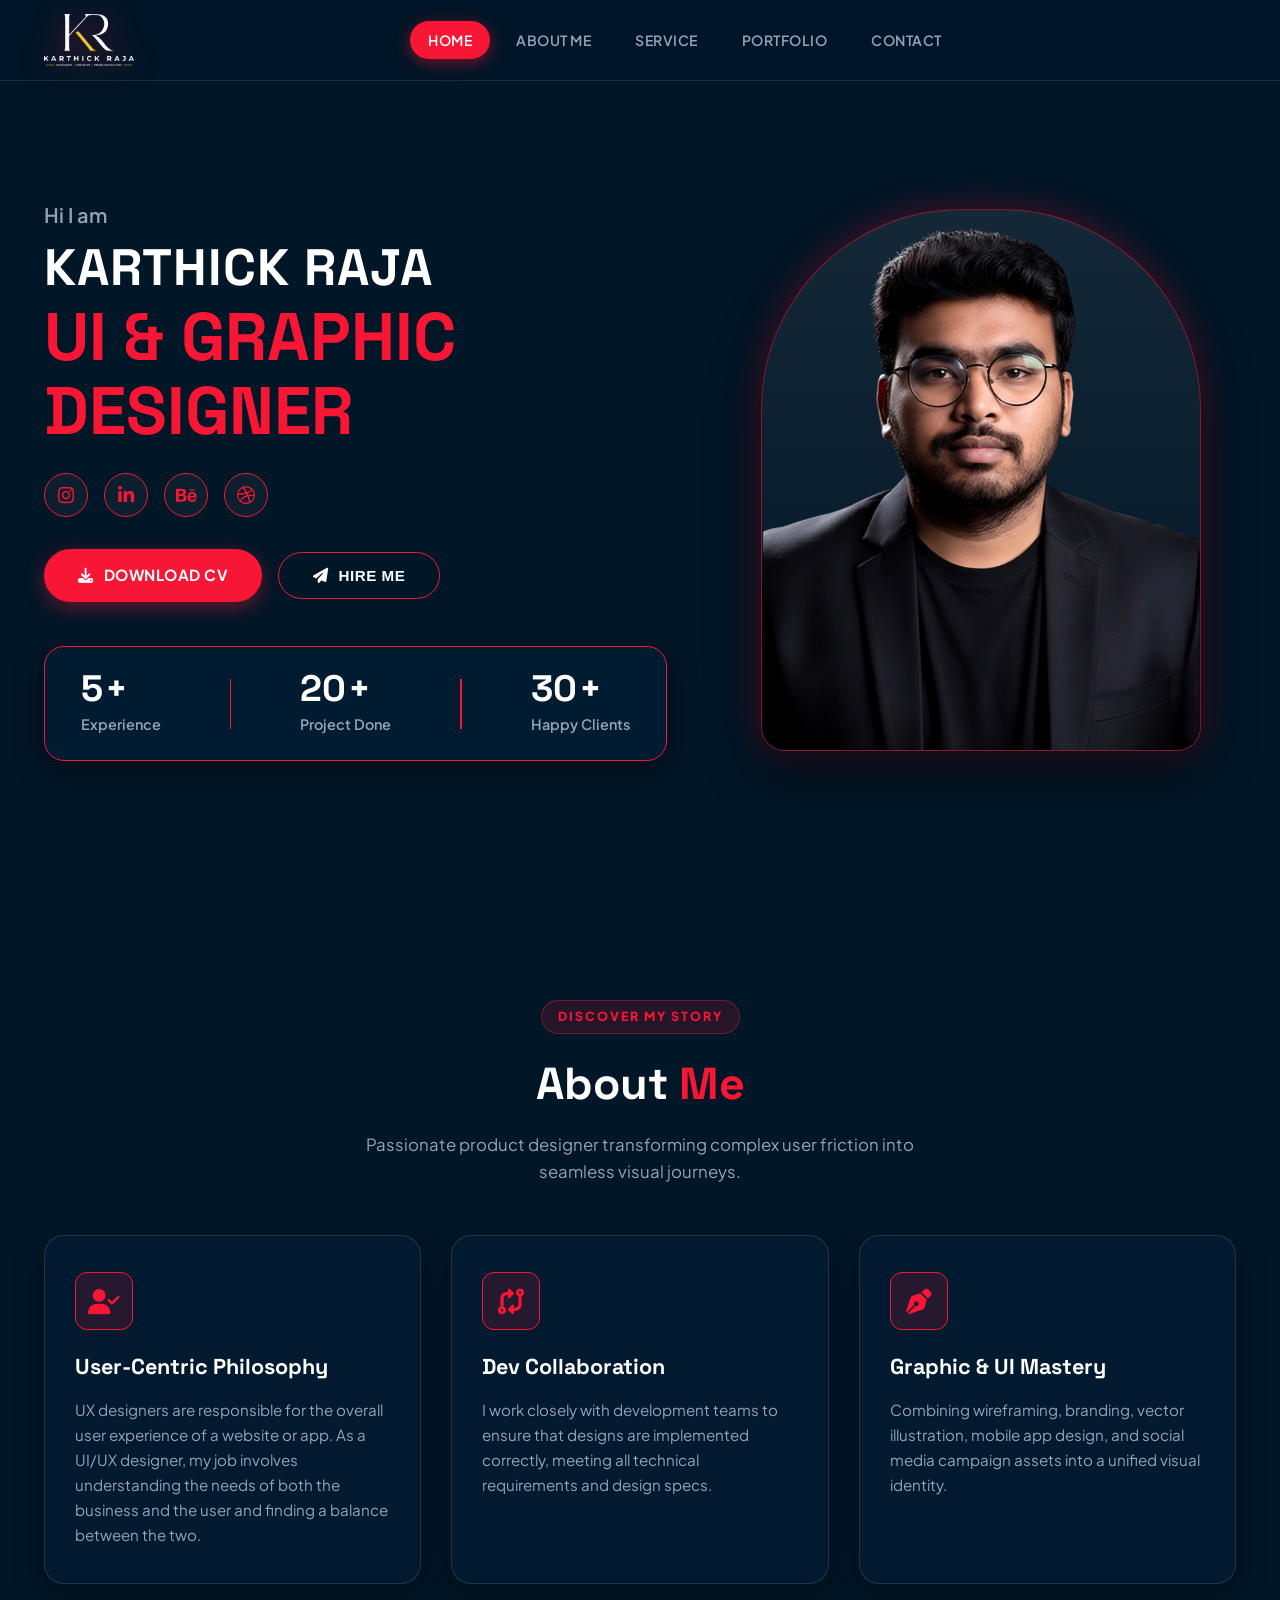
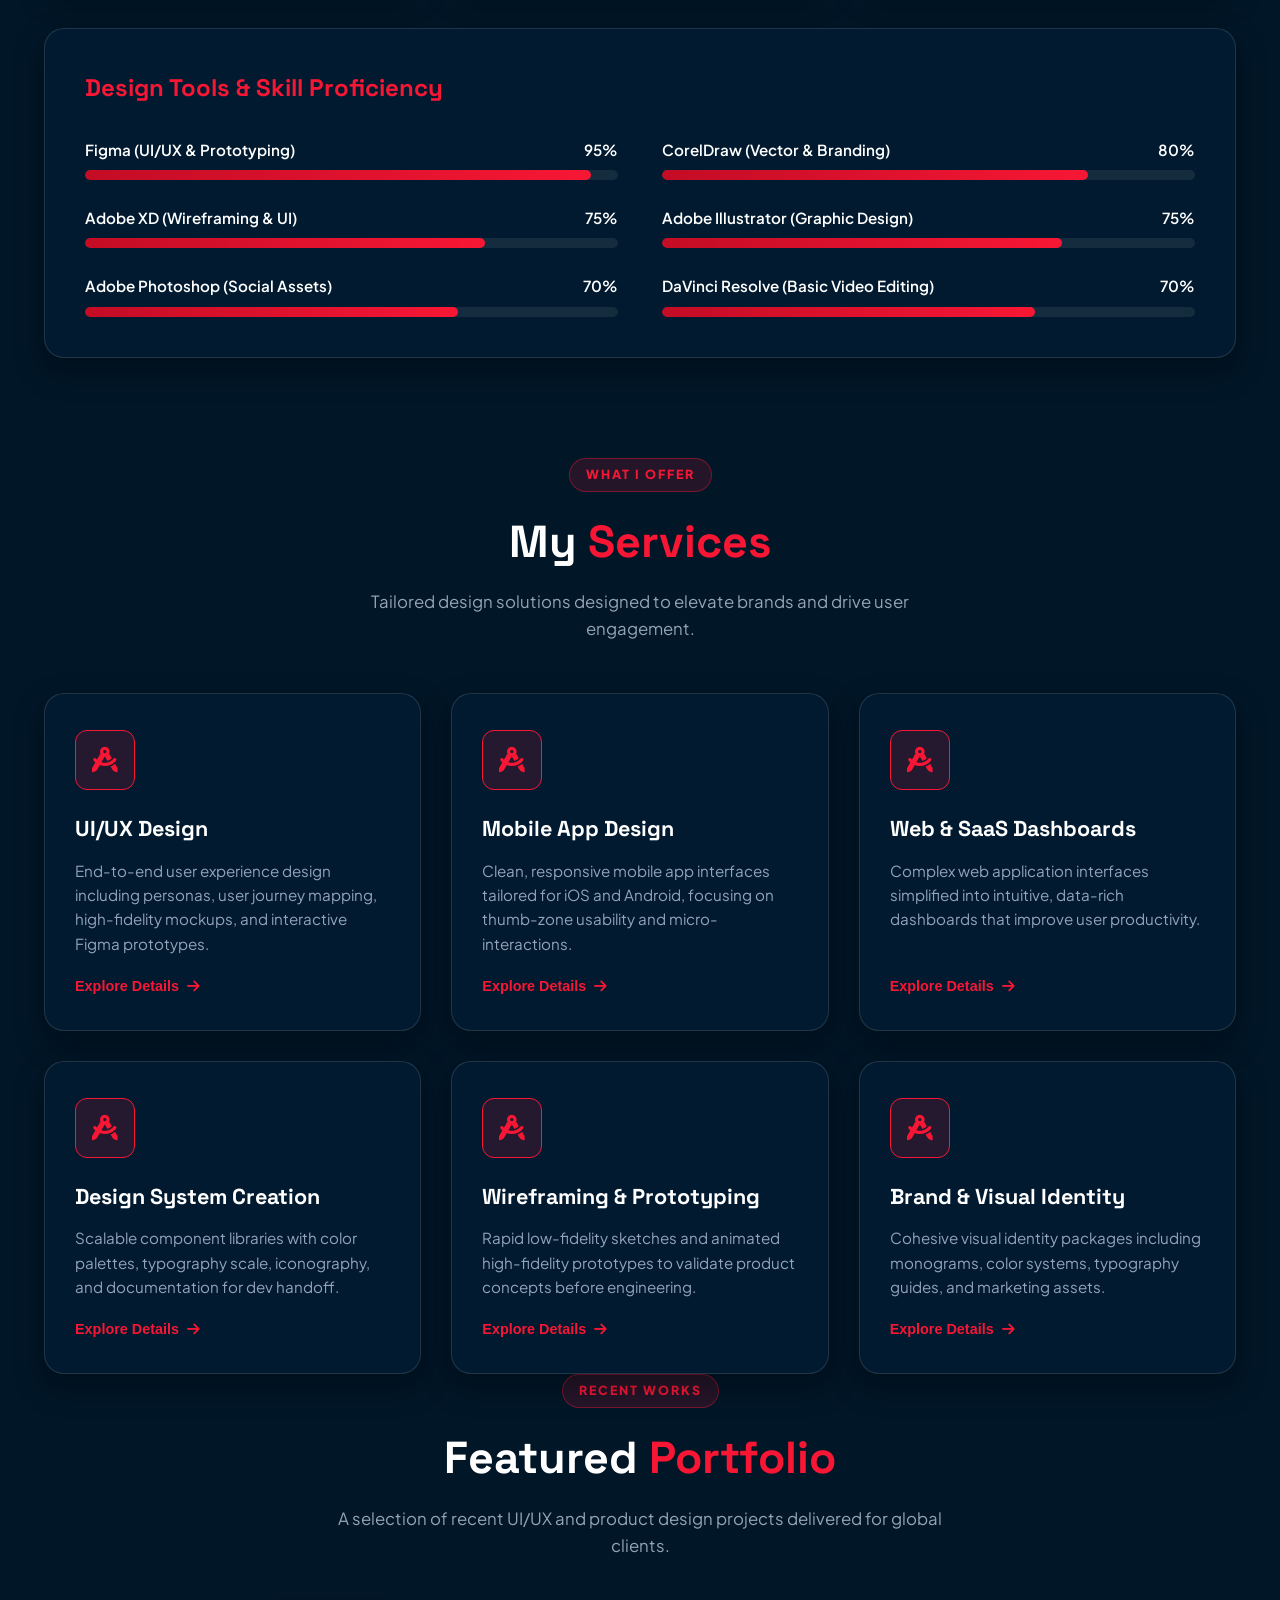
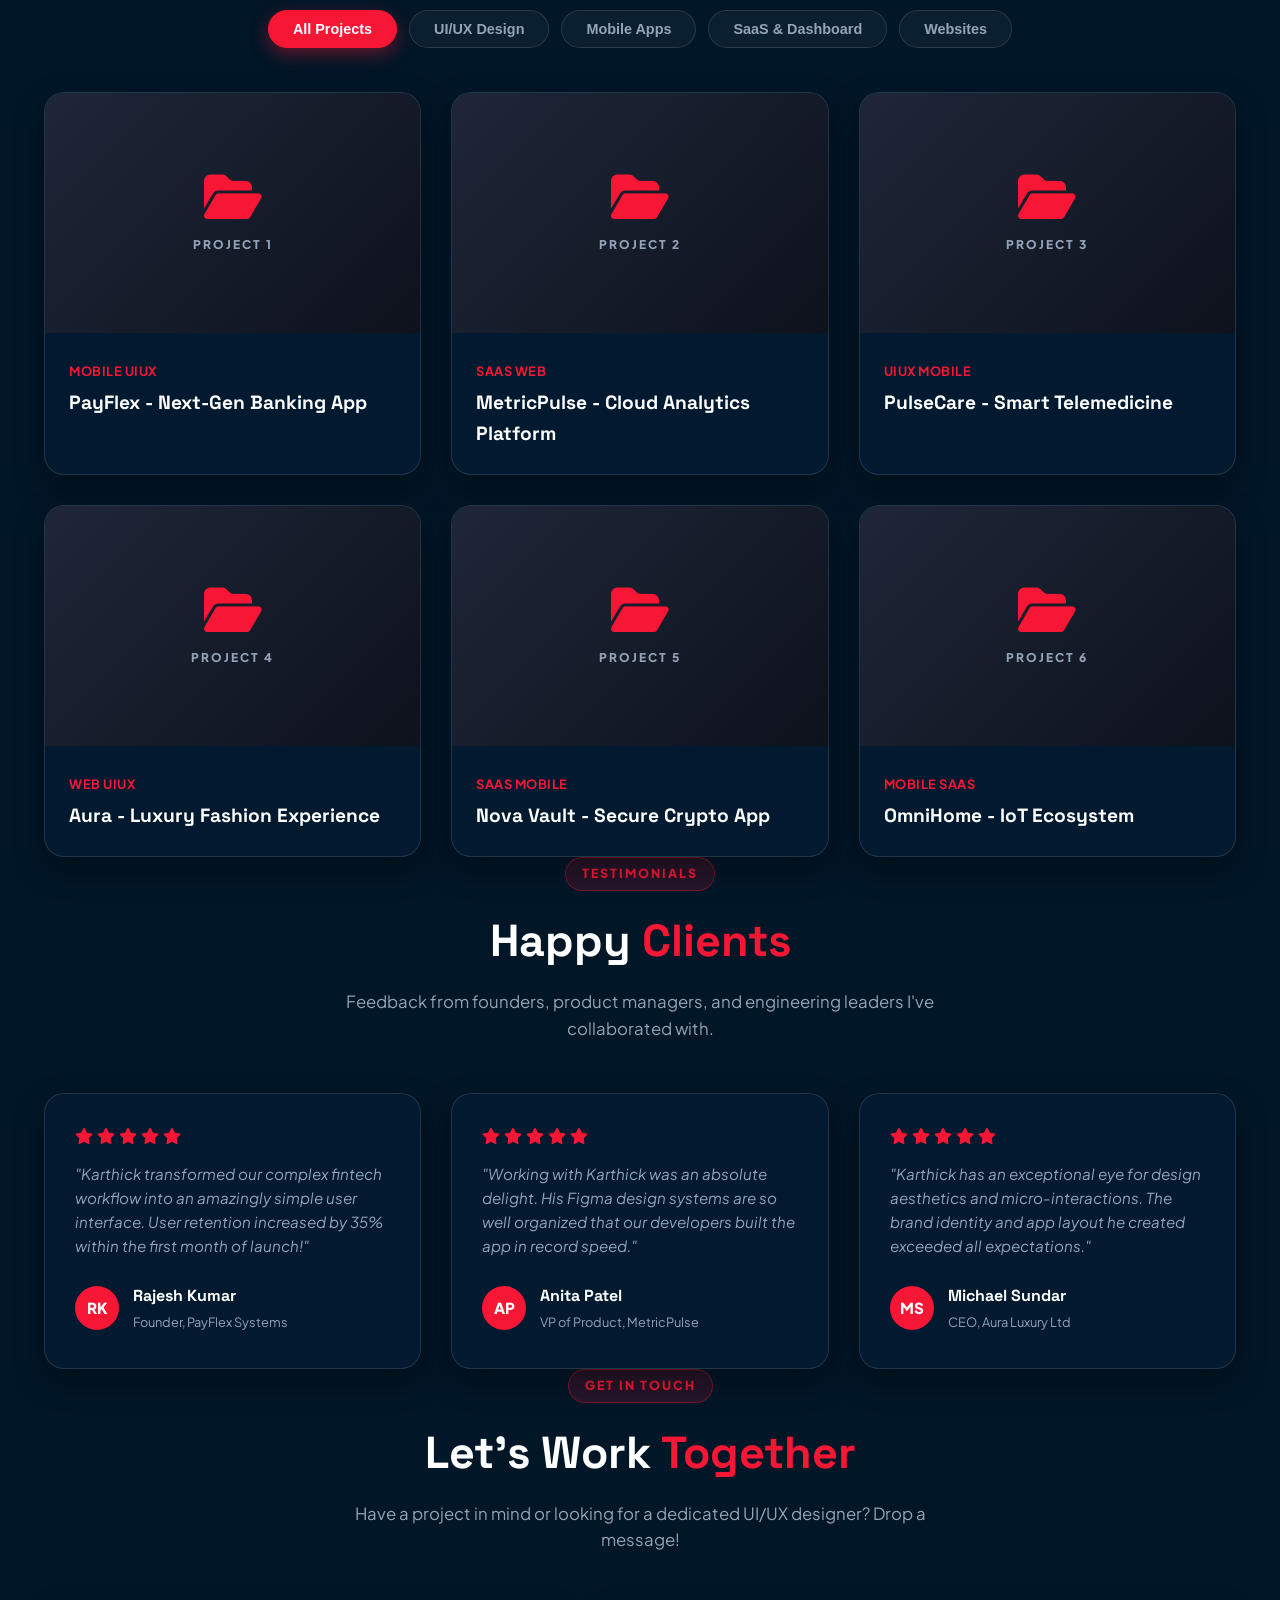
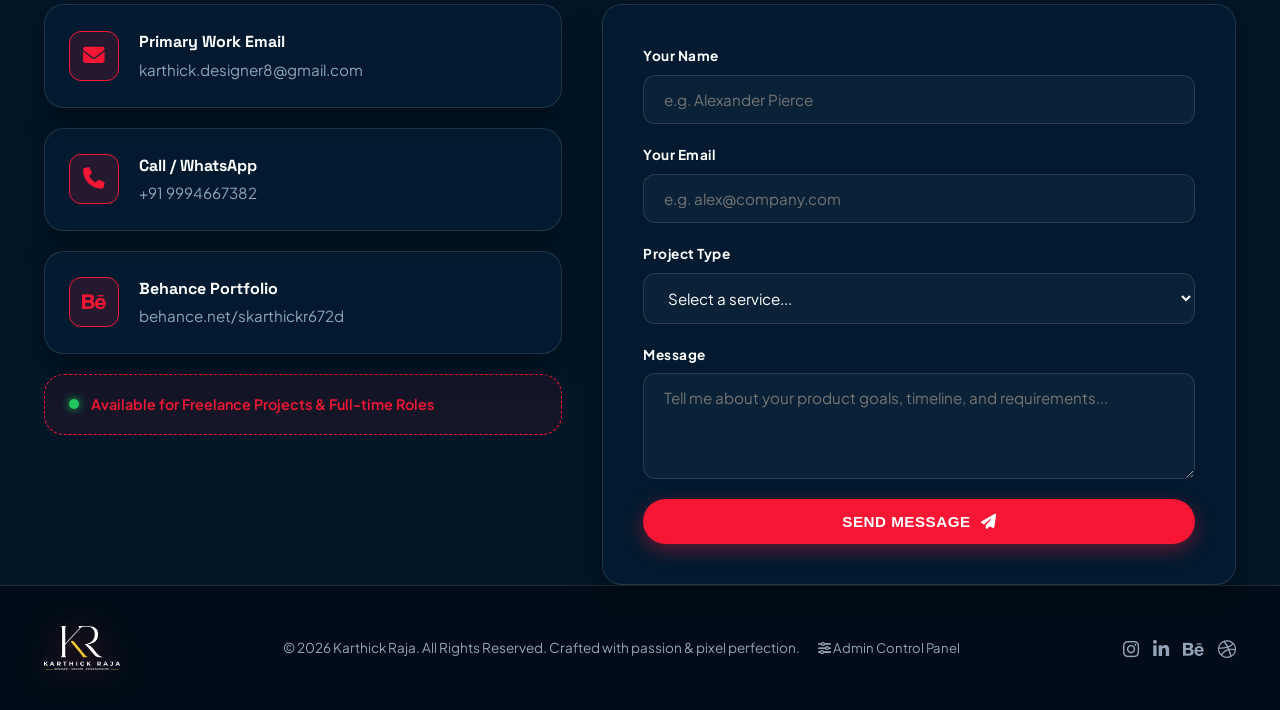
<file: index.html>
<!DOCTYPE html>
<html lang="en">
<head>
    <meta charset="UTF-8">
    <meta name="viewport" content="width=device-width, initial-scale=1.0">
    <title>Karthick Raja | UI/UX Designer & Product Creator</title>
    <meta name="description" content="Portfolio of Karthick Raja, a professional UI/UX Designer specializing in intuitive web apps, mobile applications, and design systems.">
    <meta name="keywords" content="Karthick Raja, UI/UX Designer, Product Designer, Portfolio, Mobile Apps, Web Design, Figma, User Research">
    
    <!-- Google Fonts -->
    <link rel="preconnect" href="https://fonts.googleapis.com">
    <link rel="preconnect" href="https://fonts.gstatic.com" crossorigin>
    <link href="https://fonts.googleapis.com/css2?family=Plus+Jakarta+Sans:wght@300;400;500;600;700;800&family=Space+Grotesk:wght@500;700&display=swap" rel="stylesheet">
    
    <!-- FontAwesome Icons -->
    <link rel="stylesheet" href="https://cdnjs.cloudflare.com/ajax/libs/font-awesome/6.5.1/css/all.min.css">
    
    <!-- Custom CSS -->
    <link rel="stylesheet" href="styles.css">
</head>
<body>

    <!-- iOS Ultra-Fluid Background Liquid Mesh -->
    <div class="liquid-bg">
        <div class="liquid-blob blob-1"></div>
        <div class="liquid-blob blob-2"></div>
        <div class="liquid-blob blob-3"></div>
        <div class="liquid-blob blob-4"></div>
        <div class="liquid-blob blob-gold"></div>
        <div class="liquid-blob blob-gold-2"></div>
    </div>

    <!-- Header Navigation -->
    <header class="navbar" id="navbar">
        <div class="container nav-container">
            <!-- Brand Logo -->
            <a href="#home" class="brand-logo">
                <img src="./assets/logo.png" alt="Karthick Raja Logo" class="brand-logo-img">
            </a>

            <!-- Navigation Links -->
            <nav class="nav-menu" id="nav-menu">
                <a href="#home" class="nav-link active">HOME</a>
                <a href="#about" class="nav-link">ABOUT ME</a>
                <a href="#services" class="nav-link">SERVICE</a>
                <a href="#portfolio" class="nav-link">PORTFOLIO</a>
                <a href="#contact" class="nav-link">CONTACT</a>
            </nav>

            <!-- Nav Action CTA -->
            <div class="nav-cta">
                <button class="mobile-toggle" id="mobile-toggle" aria-label="Toggle Menu">
                    <i class="fa-solid fa-bars"></i>
                </button>
            </div>
        </div>
    </header>

    <!-- Hero Section -->
    <section class="hero-section" id="home">
        <div class="container hero-container">
            <!-- Hero Left Content -->
            <div class="hero-content">
                <span class="hero-greeting">Hi I am</span>
                <h1 class="hero-title">KARTHICK RAJA</h1>
                <h2 class="hero-subtitle">UI/UX Designer</h2>

                <!-- Social Icons -->
                <div class="social-links">
                    <a href="https://www.instagram.com/karthickartsplus?igsh=MXV0NG04NGJhenF2cg%3D%3D&utm_source=qr" target="_blank" rel="noopener" aria-label="Instagram" class="social-icon social-ig">
                        <i class="fa-brands fa-instagram"></i>
                    </a>
                    <a href="https://linkedin.com" target="_blank" rel="noopener" aria-label="LinkedIn" class="social-icon social-li">
                        <i class="fa-brands fa-linkedin-in"></i>
                    </a>
                    <a href="https://www.behance.net/skarthickr672d" target="_blank" rel="noopener" aria-label="Behance" class="social-icon social-be">
                        <i class="fa-brands fa-behance"></i>
                    </a>
                    <a href="https://dribbble.com" target="_blank" rel="noopener" aria-label="Dribbble" class="social-icon social-db">
                        <i class="fa-brands fa-dribbble"></i>
                    </a>
                </div>

                <!-- Hero Action Buttons -->
                <div class="hero-actions">
                    <a href="./assets/Karthick_Raja_Resume.pdf" download="Karthick_Raja_Resume.pdf" target="_blank" rel="noopener" class="btn btn-gold">
                        <i class="fa-solid fa-download"></i> DOWNLOAD CV
                    </a>
                    <button class="btn btn-outline" onclick="openModal('hireModal')">
                        <i class="fa-solid fa-paper-plane"></i> HIRE ME
                    </button>
                </div>

                <!-- Hero Stats Box -->
                <div class="stats-box">
                    <div class="stat-item">
                        <div class="stat-number-wrap">
                            <span class="stat-number" data-target="5">5</span>
                            <span class="stat-plus">+</span>
                        </div>
                        <span class="stat-label">Experience</span>
                    </div>
                    <div class="stat-divider"></div>
                    <div class="stat-item">
                        <div class="stat-number-wrap">
                            <span class="stat-number" data-target="20">20</span>
                            <span class="stat-plus">+</span>
                        </div>
                        <span class="stat-label">Project Done</span>
                    </div>
                    <div class="stat-divider"></div>
                    <div class="stat-item">
                        <div class="stat-number-wrap">
                            <span class="stat-number" data-target="30">30</span>
                            <span class="stat-plus">+</span>
                        </div>
                        <span class="stat-label">Happy Clients</span>
                    </div>
                </div>
            </div>

            <!-- Hero Right Image Card -->
            <div class="hero-image-wrapper">
                <div class="hero-portrait-card">
                    <img src="./assets/portrait.png" alt="Karthick Raja Portrait" class="hero-portrait-img" onerror="this.onerror=null; this.src='./assets/portrait.jpg';">
                </div>
            </div>
        </div>
    </section>

    <!-- About Me Section -->
    <section class="section about-section" id="about">
        <div class="container">
            <div class="section-header text-center">
                <span class="section-badge">DISCOVER MY STORY</span>
                <h2 class="section-title">About <span class="text-gold">Me</span></h2>
                <p class="section-desc">Passionate product designer transforming complex user friction into seamless visual journeys.</p>
            </div>

            <div class="about-grid">
                <div class="about-card glass-card">
                    <div class="about-icon"><i class="fa-solid fa-user-check"></i></div>
                    <h3>User-Centric Philosophy</h3>
                    <p>As a UI/UX & Graphic Designer, my job involves understanding the needs of both the business and the user and finding a seamless balance between the two.</p>
                </div>

                <div class="about-card glass-card">
                    <div class="about-icon"><i class="fa-solid fa-code-compare"></i></div>
                    <h3>Dev Collaboration</h3>
                    <p>I work closely with development teams to ensure that designs are implemented correctly, meeting all technical requirements and design specs.</p>
                </div>

                <div class="about-card glass-card">
                    <div class="about-icon"><i class="fa-solid fa-pen-nib"></i></div>
                    <h3>Graphic & UI Mastery</h3>
                    <p>Combining wireframing, branding, vector illustration, mobile app design, and social media campaign assets into a unified visual identity.</p>
                </div>
            </div>

            <!-- Technical Skills Matrix -->
            <div class="skills-wrapper glass-card">
                <h3 class="skills-title">Design Tools & Skill Proficiency</h3>
                <div class="skills-grid">
                    <div class="skill-item">
                        <div class="skill-info">
                            <span>Figma (UI/UX & Prototyping)</span>
                            <span class="skill-percentage">95%</span>
                        </div>
                        <div class="skill-bar"><div class="skill-progress" style="width: 95%;"></div></div>
                    </div>
                    <div class="skill-item">
                        <div class="skill-info">
                            <span>CorelDraw (Vector & Branding)</span>
                            <span class="skill-percentage">80%</span>
                        </div>
                        <div class="skill-bar"><div class="skill-progress" style="width: 80%;"></div></div>
                    </div>
                    <div class="skill-item">
                        <div class="skill-info">
                            <span>Adobe XD (Wireframing & UI)</span>
                            <span class="skill-percentage">75%</span>
                        </div>
                        <div class="skill-bar"><div class="skill-progress" style="width: 75%;"></div></div>
                    </div>
                    <div class="skill-item">
                        <div class="skill-info">
                            <span>Adobe Illustrator (Graphic Design)</span>
                            <span class="skill-percentage">75%</span>
                        </div>
                        <div class="skill-bar"><div class="skill-progress" style="width: 75%;"></div></div>
                    </div>
                    <div class="skill-item">
                        <div class="skill-info">
                            <span>Adobe Photoshop (Social Assets)</span>
                            <span class="skill-percentage">70%</span>
                        </div>
                        <div class="skill-bar"><div class="skill-progress" style="width: 70%;"></div></div>
                    </div>
                    <div class="skill-item">
                        <div class="skill-info">
                            <span>DaVinci Resolve (Basic Video Editing)</span>
                            <span class="skill-percentage">70%</span>
                        </div>
                        <div class="skill-bar"><div class="skill-progress" style="width: 70%;"></div></div>
                    </div>
                </div>
            </div>
        </div>
    </section>

    <!-- Services Section -->
    <section class="section services-section" id="services">
        <div class="container">
            <div class="section-header text-center">
                <span class="section-badge">WHAT I OFFER</span>
                <h2 class="section-title">My <span class="text-gold">Services</span></h2>
                <p class="section-desc">Tailored design solutions designed to elevate brands and drive user engagement.</p>
            </div>

            <div class="services-grid">
                <!-- Service Item 1 -->
                <div class="service-card glass-card">
                    <div class="service-icon-box">
                        <i class="fa-solid fa-compass-drafting"></i>
                    </div>
                    <h3 class="service-card-title">UI/UX Design</h3>
                    <p class="service-card-desc">End-to-end user experience design including personas, user journey mapping, high-fidelity mockups, and interactive Figma prototypes.</p>
                    <button class="service-link" onclick="openServiceModal('UI/UX Design')">Explore Details <i class="fa-solid fa-arrow-right"></i></button>
                </div>

                <!-- Service Item 2 -->
                <div class="service-card glass-card">
                    <div class="service-icon-box">
                        <i class="fa-solid fa-mobile-screen-button"></i>
                    </div>
                    <h3 class="service-card-title">Mobile App Design</h3>
                    <p class="service-card-desc">Clean, responsive mobile app interfaces tailored for iOS and Android, focusing on thumb-zone usability and micro-interactions.</p>
                    <button class="service-link" onclick="openServiceModal('Mobile App Design')">Explore Details <i class="fa-solid fa-arrow-right"></i></button>
                </div>

                <!-- Service Item 3 -->
                <div class="service-card glass-card">
                    <div class="service-icon-box">
                        <i class="fa-solid fa-desktop"></i>
                    </div>
                    <h3 class="service-card-title">Web & SaaS Dashboards</h3>
                    <p class="service-card-desc">Complex web application interfaces simplified into intuitive, data-rich dashboards that improve user productivity.</p>
                    <button class="service-link" onclick="openServiceModal('Web & SaaS Dashboards')">Explore Details <i class="fa-solid fa-arrow-right"></i></button>
                </div>

                <!-- Service Item 4 -->
                <div class="service-card glass-card">
                    <div class="service-icon-box">
                        <i class="fa-solid fa-cubes"></i>
                    </div>
                    <h3 class="service-card-title">Design System Creation</h3>
                    <p class="service-card-desc">Scalable component libraries with color palettes, typography scale, iconography, and documentation for dev handoff.</p>
                    <button class="service-link" onclick="openServiceModal('Design Systems')">Explore Details <i class="fa-solid fa-arrow-right"></i></button>
                </div>

                <!-- Service Item 5 -->
                <div class="service-card glass-card">
                    <div class="service-icon-box">
                        <i class="fa-solid fa-diagram-project"></i>
                    </div>
                    <h3 class="service-card-title">Wireframing & Prototyping</h3>
                    <p class="service-card-desc">Rapid low-fidelity sketches and animated high-fidelity prototypes to validate product concepts before engineering.</p>
                    <button class="service-link" onclick="openServiceModal('Wireframing & Prototyping')">Explore Details <i class="fa-solid fa-arrow-right"></i></button>
                </div>

                <!-- Service Item 6 -->
                <div class="service-card glass-card">
                    <div class="service-icon-box">
                        <i class="fa-solid fa-bezier-curve"></i>
                    </div>
                    <h3 class="service-card-title">Brand & Visual Identity</h3>
                    <p class="service-card-desc">Cohesive visual identity packages including monograms, color systems, typography guides, and marketing assets.</p>
                    <button class="service-link" onclick="openServiceModal('Brand Identity')">Explore Details <i class="fa-solid fa-arrow-right"></i></button>
                </div>
            </div>
        </div>
    </section>

    <!-- Portfolio Section -->
    <section class="section portfolio-section" id="portfolio">
        <div class="container">
            <div class="section-header text-center">
                <span class="section-badge">RECENT WORKS</span>
                <h2 class="section-title">Featured <span class="text-gold">Portfolio</span></h2>
                <p class="section-desc">A selection of recent UI/UX and product design projects delivered for global clients.</p>
            </div>

            <!-- Filter Buttons -->
            <div class="portfolio-filter">
                <button class="filter-btn active" data-filter="all">All Projects</button>
                <button class="filter-btn" data-filter="uiux">UI/UX Design</button>
                <button class="filter-btn" data-filter="mobile">Mobile Apps</button>
                <button class="filter-btn" data-filter="saas">SaaS & Dashboard</button>
                <button class="filter-btn" data-filter="web">Websites</button>
            </div>

            <!-- Portfolio Grid -->
            <div class="portfolio-grid">
                <!-- Project 1 -->
                <div class="portfolio-card glass-card" data-category="mobile uiux">
                    <div class="project-img-wrapper">
                        <div class="project-dummy-img img-fintech">
                            <i class="fa-solid fa-wallet project-icon"></i>
                            <span class="project-tag">FINTECH APP</span>
                        </div>
                        <div class="project-overlay">
                            <button class="project-btn" onclick="openProjectModal('PayFlex Mobile Wallet', 'FinTech UI/UX App', 'Complete redesign of a digital wallet app enhancing transaction speeds by 40% with biometrics and smart expense analytics.')">
                                View Case Study <i class="fa-solid fa-arrow-up-right-from-square"></i>
                            </button>
                        </div>
                    </div>
                    <div class="project-info">
                        <span class="project-category">Mobile App • UI/UX</span>
                        <h3 class="project-title">PayFlex - Next-Gen Banking App</h3>
                    </div>
                </div>

                <!-- Project 2 -->
                <div class="portfolio-card glass-card" data-category="saas web">
                    <div class="project-img-wrapper">
                        <div class="project-dummy-img img-saas">
                            <i class="fa-solid fa-chart-line project-icon"></i>
                            <span class="project-tag">SAAS DASHBOARD</span>
                        </div>
                        <div class="project-overlay">
                            <button class="project-btn" onclick="openProjectModal('Metric Pulse Dashboard', 'Enterprise SaaS Web App', 'Real-time analytics dashboard for data engineers with dark mode visualization components and custom widget builder.')">
                                View Case Study <i class="fa-solid fa-arrow-up-right-from-square"></i>
                            </button>
                        </div>
                    </div>
                    <div class="project-info">
                        <span class="project-category">SaaS • Dashboard</span>
                        <h3 class="project-title">MetricPulse - Cloud Analytics Platform</h3>
                    </div>
                </div>

                <!-- Project 3 -->
                <div class="portfolio-card glass-card" data-category="uiux mobile">
                    <div class="project-img-wrapper">
                        <div class="project-dummy-img img-health">
                            <i class="fa-solid fa-heart-pulse project-icon"></i>
                            <span class="project-tag">HEALTHCARE</span>
                        </div>
                        <div class="project-overlay">
                            <button class="project-btn" onclick="openProjectModal('PulseCare Telehealth', 'Healthcare Mobile UI/UX', 'Patient consultation app enabling seamless video appointments, prescription tracking, and AI triage assistance.')">
                                View Case Study <i class="fa-solid fa-arrow-up-right-from-square"></i>
                            </button>
                        </div>
                    </div>
                    <div class="project-info">
                        <span class="project-category">Healthcare • iOS & Android</span>
                        <h3 class="project-title">PulseCare - Smart Telemedicine</h3>
                    </div>
                </div>

                <!-- Project 4 -->
                <div class="portfolio-card glass-card" data-category="web uiux">
                    <div class="project-img-wrapper">
                        <div class="project-dummy-img img-ecommerce">
                            <i class="fa-solid fa-bag-shopping project-icon"></i>
                            <span class="project-tag">E-COMMERCE</span>
                        </div>
                        <div class="project-overlay">
                            <button class="project-btn" onclick="openProjectModal('Aura Luxury Apparel', 'E-Commerce Website Design', 'High-end apparel website with 3D product previews, instant checkout flow, and fluid micro-animations.')">
                                View Case Study <i class="fa-solid fa-arrow-up-right-from-square"></i>
                            </button>
                        </div>
                    </div>
                    <div class="project-info">
                        <span class="project-category">E-Commerce • Web Design</span>
                        <h3 class="project-title">Aura - Luxury Fashion Experience</h3>
                    </div>
                </div>

                <!-- Project 5 -->
                <div class="portfolio-card glass-card" data-category="saas mobile">
                    <div class="project-img-wrapper">
                        <div class="project-dummy-img img-crypto">
                            <i class="fa-brands fa-ethereum project-icon"></i>
                            <span class="project-tag">WEB3 / CRYPTO</span>
                        </div>
                        <div class="project-overlay">
                            <button class="project-btn" onclick="openProjectModal('Nova Vault Crypto Wallet', 'Web3 & Crypto UI', 'Non-custodial Web3 crypto wallet design emphasizing security key onboarding and multi-chain asset swapping.')">
                                View Case Study <i class="fa-solid fa-arrow-up-right-from-square"></i>
                            </button>
                        </div>
                    </div>
                    <div class="project-info">
                        <span class="project-category">Web3 • Crypto UX</span>
                        <h3 class="project-title">Nova Vault - Secure Crypto App</h3>
                    </div>
                </div>

                <!-- Project 6 -->
                <div class="portfolio-card glass-card" data-category="mobile saas">
                    <div class="project-img-wrapper">
                        <div class="project-dummy-img img-smart">
                            <i class="fa-solid fa-house-signal project-icon"></i>
                            <span class="project-tag">IOT & SMART HOME</span>
                        </div>
                        <div class="project-overlay">
                            <button class="project-btn" onclick="openProjectModal('OmniHome IoT Controller', 'Smart Home UI/UX', 'Unified mobile dashboard controlling smart lights, security cameras, energy consumption, and automation routines.')">
                                View Case Study <i class="fa-solid fa-arrow-up-right-from-square"></i>
                            </button>
                        </div>
                    </div>
                    <div class="project-info">
                        <span class="project-category">IoT • Product Design</span>
                        <h3 class="project-title">OmniHome - IoT Ecosystem</h3>
                    </div>
                </div>
            </div>
        </div>
    </section>

    <!-- Testimonials Section -->
    <section class="section testimonials-section">
        <div class="container">
            <div class="section-header text-center">
                <span class="section-badge">TESTIMONIALS</span>
                <h2 class="section-title">Happy <span class="text-gold">Clients</span></h2>
                <p class="section-desc">Feedback from founders, product managers, and engineering leaders I've collaborated with.</p>
            </div>

            <div class="testimonials-grid">
                <div class="testimonial-card glass-card">
                    <div class="stars">
                        <i class="fa-solid fa-star"></i><i class="fa-solid fa-star"></i><i class="fa-solid fa-star"></i><i class="fa-solid fa-star"></i><i class="fa-solid fa-star"></i>
                    </div>
                    <p class="testimonial-text">"Karthick transformed our complex fintech workflow into an amazingly simple user interface. User retention increased by 35% within the first month of launch!"</p>
                    <div class="client-info">
                        <div class="client-avatar">RK</div>
                        <div>
                            <h4 class="client-name">Rajesh Kumar</h4>
                            <span class="client-role">Founder, PayFlex Systems</span>
                        </div>
                    </div>
                </div>

                <div class="testimonial-card glass-card">
                    <div class="stars">
                        <i class="fa-solid fa-star"></i><i class="fa-solid fa-star"></i><i class="fa-solid fa-star"></i><i class="fa-solid fa-star"></i><i class="fa-solid fa-star"></i>
                    </div>
                    <p class="testimonial-text">"Working with Karthick was an absolute delight. His Figma design systems are so well organized that our developers built the app in record speed."</p>
                    <div class="client-info">
                        <div class="client-avatar">AP</div>
                        <div>
                            <h4 class="client-name">Anita Patel</h4>
                            <span class="client-role">VP of Product, MetricPulse</span>
                        </div>
                    </div>
                </div>

                <div class="testimonial-card glass-card">
                    <div class="stars">
                        <i class="fa-solid fa-star"></i><i class="fa-solid fa-star"></i><i class="fa-solid fa-star"></i><i class="fa-solid fa-star"></i><i class="fa-solid fa-star"></i>
                    </div>
                    <p class="testimonial-text">"Karthick has an exceptional eye for design aesthetics and micro-interactions. The brand identity and app layout he created exceeded all expectations."</p>
                    <div class="client-info">
                        <div class="client-avatar">MS</div>
                        <div>
                            <h4 class="client-name">Michael Sundar</h4>
                            <span class="client-role">CEO, Aura Luxury Ltd</span>
                        </div>
                    </div>
                </div>
            </div>
        </div>
    </section>

    <!-- Contact Section -->
    <section class="section contact-section" id="contact">
        <div class="container">
            <div class="section-header text-center">
                <span class="section-badge">GET IN TOUCH</span>
                <h2 class="section-title">Let's Work <span class="text-gold">Together</span></h2>
                <p class="section-desc">Have a project in mind or looking for a dedicated UI/UX designer? Drop a message!</p>
            </div>

            <div class="contact-wrapper">
                <!-- Contact Info Cards -->
                <div class="contact-info">
                    <div class="info-card glass-card">
                        <div class="info-icon"><i class="fa-solid fa-envelope"></i></div>
                        <div>
                            <h4>Primary Work Email</h4>
                            <a href="mailto:karthick.designer8@gmail.com">karthick.designer8@gmail.com</a>
                        </div>
                    </div>

                    <div class="info-card glass-card">
                        <div class="info-icon"><i class="fa-solid fa-phone"></i></div>
                        <div>
                            <h4>Call / WhatsApp</h4>
                            <a href="tel:+919994667382">+91 9994667382</a>
                        </div>
                    </div>

                    <div class="info-card glass-card">
                        <div class="info-icon"><i class="fa-brands fa-behance"></i></div>
                        <div>
                            <h4>Behance Portfolio</h4>
                            <a href="https://www.behance.net/skarthickr672d" target="_blank" rel="noopener">behance.net/skarthickr672d</a>
                        </div>
                    </div>

                    <div class="availability-badge">
                        <span class="status-dot"></span>
                        <span>Available for Freelance Projects & Full-time Roles</span>
                    </div>
                </div>

                <!-- Contact Form -->
                <form class="contact-form glass-card" id="contactForm" onsubmit="handleContactSubmit(event)">
                    <div class="form-group">
                        <label for="name">Your Name</label>
                        <input type="text" id="name" required placeholder="e.g. Alexander Pierce">
                    </div>
                    <div class="form-group">
                        <label for="email">Your Email</label>
                        <input type="email" id="email" required placeholder="e.g. alex@company.com">
                    </div>
                    <div class="form-group">
                        <label for="subject">Project Type</label>
                        <select id="subject" required class="form-select">
                            <option value="">Select a service...</option>
                            <option value="UI/UX Design">UI/UX Design</option>
                            <option value="Mobile App Design">Mobile App Design</option>
                            <option value="Web App / Dashboard">Web App / Dashboard</option>
                            <option value="Design System">Design System</option>
                            <option value="Consultation">Consultation & Audit</option>
                        </select>
                    </div>
                    <div class="form-group">
                        <label for="message">Message</label>
                        <textarea id="message" rows="4" required placeholder="Tell me about your product goals, timeline, and requirements..."></textarea>
                    </div>
                    <button type="submit" class="btn btn-gold btn-full">
                        Send Message <i class="fa-solid fa-paper-plane"></i>
                    </button>
                    <div id="formAlert" class="form-alert"></div>
                </form>
            </div>
        </div>
    </section>

    <!-- Footer -->
    <footer class="footer">
        <div class="container footer-container">
            <a href="#home" class="brand-logo">
                <img src="./assets/logo.png" alt="Karthick Raja Logo" class="footer-logo-img">
            </a>
            <p class="footer-copy">
                © 2026 Karthick Raja. All Rights Reserved. Crafted with passion & pixel perfection.
                <a href="admin.html" style="color: var(--text-muted); margin-left: 16px; text-decoration: none; font-size: 0.82rem; transition: var(--smooth-transition);" onmouseover="this.style.color='#F71735'" onmouseout="this.style.color='var(--text-muted)'">
                    <i class="fa-solid fa-sliders"></i> Admin Control Panel
                </a>
            </p>
            <div class="footer-socials">
                <a href="https://www.instagram.com/karthickartsplus?igsh=MXV0NG04NGJhenF2cg%3D%3D&utm_source=qr" target="_blank" rel="noopener" class="social-ig"><i class="fa-brands fa-instagram"></i></a>
                <a href="https://linkedin.com" target="_blank" rel="noopener" class="social-li"><i class="fa-brands fa-linkedin-in"></i></a>
                <a href="https://www.behance.net/skarthickr672d" target="_blank" rel="noopener" class="social-be"><i class="fa-brands fa-behance"></i></a>
                <a href="https://dribbble.com" target="_blank" rel="noopener" class="social-db"><i class="fa-brands fa-dribbble"></i></a>
            </div>
        </div>
    </footer>

    <!-- Universal Modal Backdrops -->
    <div class="modal-overlay" id="modalOverlay" onclick="closeAllModals()">
        <!-- Hire Me Modal -->
        <div class="modal-card glass-card" id="hireModal" onclick="event.stopPropagation()">
            <div class="ios-modal-handle"></div>
            <button class="modal-close" onclick="closeAllModals()"><i class="fa-solid fa-xmark"></i></button>
            <div class="modal-header">
                <span class="section-badge">START A PROJECT</span>
                <h3>Hire Karthick Raja</h3>
                <p>Let's collaborate and turn your idea into a world-class digital product.</p>
            </div>
            <form onsubmit="handleHireSubmit(event)" class="modal-form">
                <div class="form-group">
                    <label>Full Name</label>
                    <input type="text" required placeholder="Your Name">
                </div>
                <div class="form-group">
                    <label>Work Email</label>
                    <input type="email" required placeholder="name@company.com">
                </div>
                <div class="form-group">
                    <label>Estimated Budget</label>
                    <select class="form-select">
                        <option>$1,000 - $3,000</option>
                        <option>$3,000 - $7,000</option>
                        <option>$7,000 - $15,000+</option>
                    </select>
                </div>
                <button type="submit" class="btn btn-gold btn-full">Submit Hiring Request <i class="fa-solid fa-arrow-right"></i></button>
            </form>
        </div>

        <!-- Download CV Modal -->
        <div class="modal-card glass-card cv-modal-card" id="cvModal" onclick="event.stopPropagation()">
            <div class="ios-modal-handle"></div>
            <button class="modal-close" onclick="closeAllModals()"><i class="fa-solid fa-xmark"></i></button>
            <div class="modal-header">
                <span class="section-badge">OFFICIAL CURRICULUM VITAE</span>
                <h3>Karthick Raja</h3>
                <p class="text-gold" style="font-weight:700;">UI & GRAPHIC DESIGNER</p>
                <div style="font-size:0.85rem; color:var(--text-muted); margin-top:8px; display:flex; flex-wrap:wrap; gap:16px;">
                    <span><i class="fa-solid fa-phone text-gold"></i> +91 9994667382</span>
                    <span><i class="fa-solid fa-envelope text-gold"></i> karthick.designer8@gmail.com</span>
                </div>
            </div>

            <div class="cv-body" style="max-height: 65vh; overflow-y: auto; padding-right: 8px;">
                <!-- Profile Info -->
                <div class="cv-section" style="background: rgba(255,255,255,0.03); padding: 16px; border-radius: 12px; border-left: 3px solid var(--gold-primary);">
                    <h4 style="margin-bottom:6px;"><i class="fa-solid fa-user text-gold"></i> Profile Summary</h4>
                    <p style="font-size:0.88rem; color:var(--text-muted); line-height:1.6;">
                        UX designers are responsible for the overall user experience of a website or app. As a UI/UX designer, my job involves understanding the needs of both the business and the user and finding a balance between the two. I work closely with development teams to ensure designs are implemented correctly and meet technical requirements.
                    </p>
                </div>

                <!-- Work Experience -->
                <div class="cv-section">
                    <h4 style="font-size: 1.1rem; color: #fff; margin-bottom: 12px;"><i class="fa-solid fa-briefcase text-gold"></i> Work Experience</h4>
                    
                    <div style="display: flex; flex-direction: column; gap: 16px;">
                        <!-- Company 1 -->
                        <div style="background: rgba(255,255,255,0.02); padding: 14px; border-radius: 10px; border: 1px solid rgba(255,255,255,0.06);">
                            <div style="display:flex; justify-content:space-between; align-items:center;">
                                <strong style="color:var(--gold-primary); font-size:0.95rem;">PORTIQO - UI / GRAPHIC DESIGNER</strong>
                                <span style="font-size:0.8rem; background:rgba(229,184,36,0.15); color:var(--gold-primary); padding:2px 8px; border-radius:12px;">2023 - Present</span>
                            </div>
                            <span style="font-size:0.8rem; color:var(--text-muted); font-style:italic;">Location: Chennai</span>
                            <p style="font-size:0.88rem; color:var(--text-muted); margin-top:6px;">
                                HTML, CSS, SQL, Website design, Social media post design, Hoardings, Web Banners, Social media Campaign design, Illustration, Basic video editing.
                            </p>
                        </div>

                        <!-- Company 2 -->
                        <div style="background: rgba(255,255,255,0.02); padding: 14px; border-radius: 10px; border: 1px solid rgba(255,255,255,0.06);">
                            <div style="display:flex; justify-content:space-between; align-items:center;">
                                <strong style="color:var(--gold-primary); font-size:0.95rem;">CLOCK WORK - UI / GRAPHIC DESIGNER</strong>
                                <span style="font-size:0.8rem; background:rgba(255,255,255,0.08); color:var(--text-muted); padding:2px 8px; border-radius:12px;">2018 - 2019</span>
                            </div>
                            <span style="font-size:0.8rem; color:var(--text-muted); font-style:italic;">Location: Bangalore</span>
                            <p style="font-size:0.88rem; color:var(--text-muted); margin-top:6px;">
                                <strong>Faasos Project:</strong> Executed creation & deployment of highly functional UI screens, corporate brochures, flyers, web design, mobile app screens, illustrations, and social media assets.
                            </p>
                        </div>

                        <!-- Company 3 -->
                        <div style="background: rgba(255,255,255,0.02); padding: 14px; border-radius: 10px; border: 1px solid rgba(255,255,255,0.06);">
                            <div style="display:flex; justify-content:space-between; align-items:center;">
                                <strong style="color:var(--gold-primary); font-size:0.95rem;">EGAISOFT - UI / GRAPHIC DESIGNER</strong>
                                <span style="font-size:0.8rem; background:rgba(255,255,255,0.08); color:var(--text-muted); padding:2px 8px; border-radius:12px;">2017 - 2018</span>
                            </div>
                            <span style="font-size:0.8rem; color:var(--text-muted); font-style:italic;">Location: Bangalore</span>
                            <ul style="font-size:0.85rem; color:var(--text-muted); margin-top:6px; padding-left:16px;">
                                <li><strong>Emoy:</strong> Ceremonial gift tradition management application.</li>
                                <li><strong>Echit:</strong> Chit fund savings & borrowing funding platform.</li>
                                <li><strong>Epra:</strong> In-house mechanical part rejection analysis & monthly reporting suite.</li>
                            </ul>
                        </div>
                    </div>
                </div>

                <!-- Education -->
                <div class="cv-section">
                    <h4 style="font-size: 1.1rem; color: #fff; margin-bottom: 10px;"><i class="fa-solid fa-graduation-cap text-gold"></i> Education</h4>
                    <div style="display:flex; flex-direction:column; gap:10px;">
                        <div style="background:rgba(255,255,255,0.02); padding:12px; border-radius:8px;">
                            <strong style="color:#fff; font-size:0.9rem;">KARPAGAM INSTITUTE OF TECHNOLOGY</strong> (2012 - 2015)
                            <p style="font-size:0.85rem; color:var(--gold-primary); margin:0;">B.E Computer Science Engineering</p>
                        </div>
                        <div style="background:rgba(255,255,255,0.02); padding:12px; border-radius:8px;">
                            <strong style="color:#fff; font-size:0.9rem;">KARPAGAM POLYTECHNIC COLLEGE</strong> (2008 - 2011)
                            <p style="font-size:0.85rem; color:var(--gold-primary); margin:0;">Diploma Computer Science Engineering</p>
                        </div>
                    </div>
                </div>

                <!-- Personal Skills & Languages -->
                <div class="cv-section" style="display:grid; grid-template-columns:1fr 1fr; gap:12px;">
                    <div style="background:rgba(255,255,255,0.02); padding:12px; border-radius:8px;">
                        <h5 style="color:var(--gold-primary); font-size:0.85rem; margin-bottom:4px;">PERSONAL SKILLS</h5>
                        <p style="font-size:0.8rem; color:var(--text-muted); margin:0;">HTML, CSS, SQL, Wireframing, Web Design, Mobile App Design, Prototype, Illustration, Branding Design.</p>
                    </div>
                    <div style="background:rgba(255,255,255,0.02); padding:12px; border-radius:8px;">
                        <h5 style="color:var(--gold-primary); font-size:0.85rem; margin-bottom:4px;">LANGUAGES</h5>
                        <p style="font-size:0.8rem; color:var(--text-muted); margin:0;">English, Tamil</p>
                    </div>
                </div>
            </div>

            <div class="cv-actions" style="display:flex; gap:12px; margin-top:20px;">
                <a href="./assets/Karthick_Raja_Resume.pdf" download="Karthick_Raja_Resume.pdf" target="_blank" rel="noopener" class="btn btn-gold btn-full"><i class="fa-solid fa-file-pdf"></i> Download Official Resume PDF</a>
            </div>
        </div>

        <!-- Generic Info / Project Detail Modal -->
        <div class="modal-card glass-card info-modal-card" id="infoModal" onclick="event.stopPropagation()">
            <button class="modal-close" onclick="closeAllModals()"><i class="fa-solid fa-xmark"></i></button>
            <div id="infoModalContent">
                <!-- Dynamically populated -->
            </div>
        </div>
    </div>

    <!-- Custom JavaScript -->
    <script src="script.js"></script>
</body>
</html>
</file>
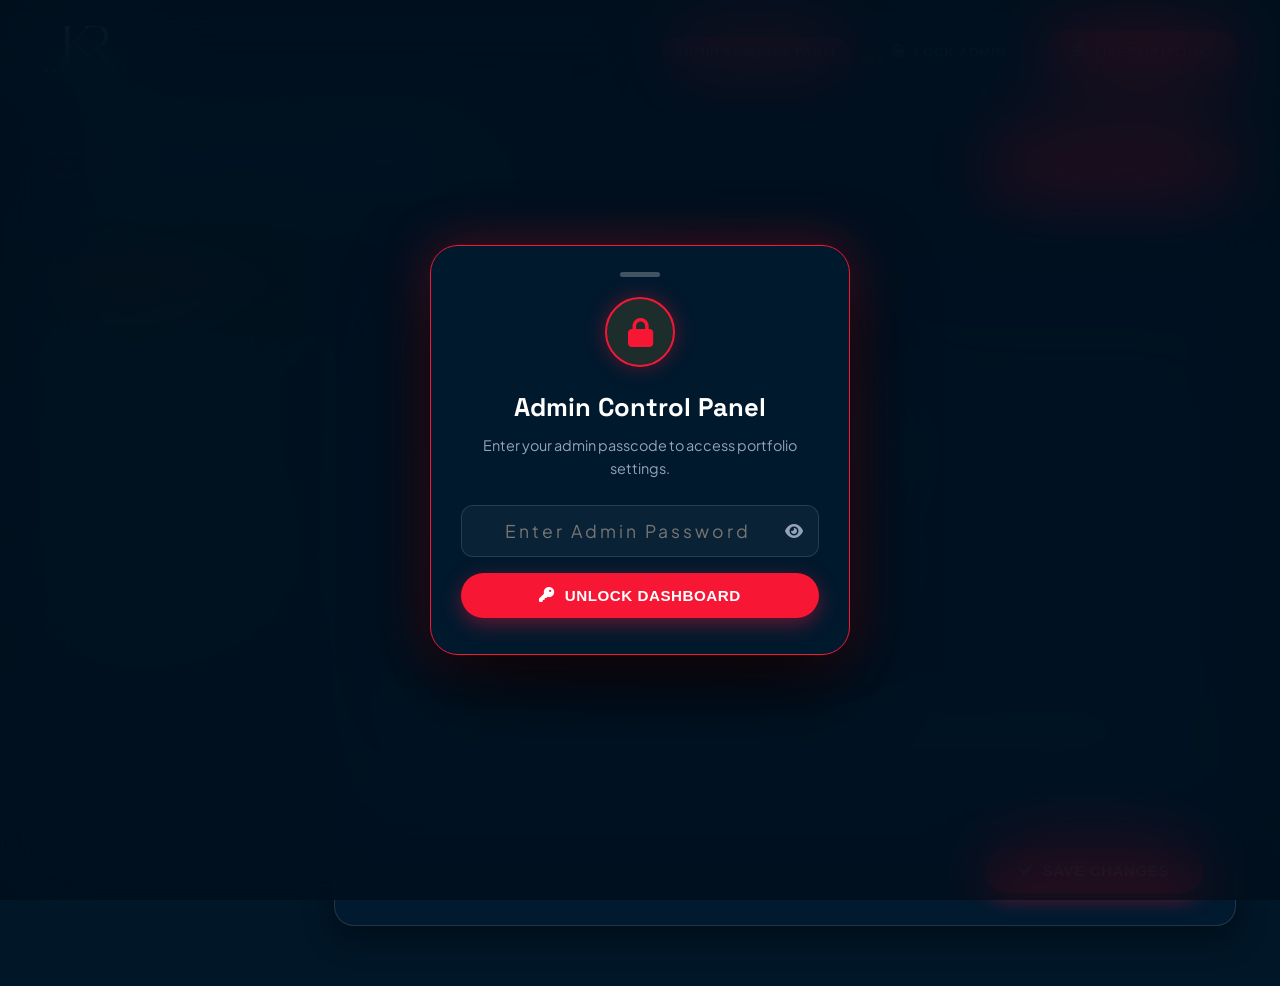
<file: admin.html>
<!DOCTYPE html>
<html lang="en">
<head>
    <meta charset="UTF-8">
    <meta name="viewport" content="width=device-width, initial-scale=1.0">
    <title>Admin Dashboard | Karthick Raja Portfolio Control Panel</title>
    
    <!-- Google Fonts -->
    <link rel="preconnect" href="https://fonts.googleapis.com">
    <link rel="preconnect" href="https://fonts.gstatic.com" crossorigin>
    <link href="https://fonts.googleapis.com/css2?family=Plus+Jakarta+Sans:wght@300;400;500;600;700;800&family=Space+Grotesk:wght@500;700&display=swap" rel="stylesheet">
    
    <!-- FontAwesome Icons -->
    <link rel="stylesheet" href="https://cdnjs.cloudflare.com/ajax/libs/font-awesome/6.5.1/css/all.min.css">
    
    <!-- Custom CSS -->
    <link rel="stylesheet" href="styles.css">
    <style>
        /* Admin Specific Styling Extensions */
        .admin-body {
            background-color: #011627;
            padding-top: 100px;
            padding-bottom: 60px;
        }

        .admin-header {
            display: flex;
            align-items: center;
            justify-content: space-between;
            margin-bottom: 36px;
            padding-bottom: 20px;
            border-bottom: var(--glass-border);
        }

        .admin-title-box {
            display: flex;
            align-items: center;
            gap: 16px;
        }

        .admin-badge {
            background: var(--gold-primary);
            color: var(--text-dark);
            font-weight: 800;
            padding: 4px 12px;
            border-radius: var(--radius-pill);
            font-size: 0.75rem;
            letter-spacing: 1px;
        }

        .admin-layout {
            display: grid;
            grid-template-columns: 260px 1fr;
            gap: 30px;
        }

        /* Sidebar Navigation Tabs */
        .admin-tabs {
            display: flex;
            flex-direction: column;
            gap: 10px;
        }

        .tab-btn {
            display: flex;
            align-items: center;
            gap: 14px;
            padding: 14px 20px;
            background: rgba(255, 255, 255, 0.03);
            border: var(--glass-border);
            border-radius: var(--radius-sm);
            color: var(--text-muted);
            font-weight: 600;
            font-size: 0.95rem;
            cursor: pointer;
            text-align: left;
            transition: var(--spring-transition);
        }

        .tab-btn:hover, .tab-btn.active {
            background: rgba(229, 184, 36, 0.15);
            color: var(--gold-primary);
            border-color: var(--gold-primary);
            transform: translateX(4px);
            box-shadow: inset 0 1px 1px rgba(255, 255, 255, 0.3);
        }

        .tab-btn i {
            font-size: 1.1rem;
            width: 20px;
        }

        /* Content Panel Forms */
        .tab-content {
            display: none;
            padding: 32px;
        }

        .tab-content.active {
            display: block;
            animation: fadeIn 0.4s ease;
        }

        @keyframes fadeIn {
            from { opacity: 0; transform: translateY(10px); }
            to { opacity: 1; transform: translateY(0); }
        }

        .panel-heading {
            font-family: var(--font-heading);
            font-size: 1.5rem;
            font-weight: 800;
            margin-bottom: 24px;
            color: #fff;
            display: flex;
            align-items: center;
            gap: 12px;
            padding-bottom: 12px;
            border-bottom: 1px solid rgba(255, 255, 255, 0.08);
        }

        .form-row {
            display: grid;
            grid-template-columns: repeat(2, 1fr);
            gap: 20px;
            margin-bottom: 20px;
        }

        .form-row.single {
            grid-template-columns: 1fr;
        }

        .admin-save-bar {
            margin-top: 30px;
            padding-top: 20px;
            border-top: 1px solid rgba(255, 255, 255, 0.08);
            display: flex;
            justify-content: flex-end;
            gap: 16px;
        }

        .toast-notify {
            position: fixed;
            bottom: 30px;
            right: 30px;
            background: var(--gold-primary);
            color: var(--text-dark);
            font-weight: 800;
            padding: 16px 28px;
            border-radius: var(--radius-pill);
            box-shadow: 0 10px 30px rgba(229, 184, 36, 0.5);
            display: flex;
            align-items: center;
            gap: 10px;
            transform: translateY(100px);
            opacity: 0;
            transition: var(--spring-transition);
            z-index: 3000;
        }

        .toast-notify.show {
            transform: translateY(0);
            opacity: 1;
        }

        /* Project / Skill Item Rows */
        .item-card {
            background: rgba(255, 255, 255, 0.02);
            border: 1px solid rgba(255, 255, 255, 0.08);
            border-radius: var(--radius-sm);
            padding: 20px;
            margin-bottom: 16px;
            position: relative;
        }

        .item-delete-btn {
            position: absolute;
            top: 16px;
            right: 16px;
            background: rgba(239, 68, 68, 0.15);
            color: #ef4444;
            border: 1px solid #ef4444;
            border-radius: 50%;
            width: 32px;
            height: 32px;
            cursor: pointer;
            display: flex;
            align-items: center;
            justify-content: center;
            transition: var(--smooth-transition);
        }

        .item-delete-btn:hover {
            background: #ef4444;
            color: #fff;
        }
    </style>
</head>
<body class="admin-body">

    <!-- Password Lock Screen Overlay -->
    <div class="modal-overlay active" id="admin-lock-overlay" style="z-index: 9999; backdrop-filter: blur(40px) saturate(220%);">
        <div class="modal-card glass-card" style="max-width: 420px; text-align: center; border: 1.5px solid var(--gold-primary); box-shadow: 0 30px 80px rgba(0,0,0,0.9), 0 0 50px var(--gold-glow);">
            <div class="ios-modal-handle"></div>
            <div style="width: 70px; height: 70px; background: rgba(229, 184, 36, 0.12); border: 2px solid var(--gold-primary); border-radius: 50%; display: flex; align-items: center; justify-content: center; margin: 0 auto 20px; color: var(--gold-primary); font-size: 1.8rem; box-shadow: 0 0 20px var(--gold-glow);">
                <i class="fa-solid fa-lock"></i>
            </div>
            <h2 style="font-family: var(--font-heading); font-size: 1.6rem; font-weight: 800; color: #fff; margin-bottom: 6px;">Admin Control Panel</h2>
            <p style="color: var(--text-muted); font-size: 0.9rem; margin-bottom: 24px;">Enter your admin passcode to access portfolio settings.</p>
            
            <form onsubmit="handleAdminLogin(event)" style="display: flex; flex-direction: column; gap: 16px;">
                <div class="form-group" style="position: relative;">
                    <input type="password" id="admin-pass-input" required placeholder="Enter Admin Password" style="padding-right: 45px; text-align: center; letter-spacing: 3px; font-size: 1.1rem;">
                    <i class="fa-solid fa-eye" id="toggle-pass-eye" onclick="togglePassVisibility()" style="position: absolute; right: 16px; top: 50%; transform: translateY(-50%); color: var(--text-muted); cursor: pointer;"></i>
                </div>
                <button type="submit" class="btn btn-gold btn-full"><i class="fa-solid fa-key"></i> Unlock Dashboard</button>
            </form>
            <div id="login-error-msg" style="color: #ef4444; font-size: 0.85rem; font-weight: 700; margin-top: 14px; display: none;">
                <i class="fa-solid fa-triangle-exclamation"></i> Incorrect password. Authentication failed.
            </div>
        </div>
    </div>

    <!-- Fluid Background -->
    <div class="liquid-bg">
        <div class="liquid-blob blob-1"></div>
        <div class="liquid-blob blob-gold"></div>
    </div>

    <!-- Admin Top Navbar -->
    <header class="navbar" style="top: 12px;">
        <div class="container nav-container">
            <a href="index.html" class="brand-logo">
                <img src="assets/logo.png" alt="KR Logo" class="brand-logo-img">
            </a>
            <div style="display:flex; gap:16px; align-items:center;">
                <span class="admin-badge">ADMIN CONTROL PANEL</span>
                <button class="btn btn-outline btn-header" onclick="lockAdminSession()"><i class="fa-solid fa-lock"></i> Lock Admin</button>
                <a href="index.html" class="btn btn-gold btn-header"><i class="fa-solid fa-globe"></i> Live Portfolio</a>
            </div>
        </div>
    </header>

    <div class="container" style="margin-top: 30px;">
        <div class="admin-header">
            <div class="admin-title-box">
                <i class="fa-solid fa-sliders text-gold" style="font-size: 2.2rem;"></i>
                <div>
                    <h1 style="font-family:var(--font-heading); font-size:1.8rem; font-weight:800;">Portfolio Content Manager</h1>
                    <p style="color:var(--text-muted); font-size:0.9rem;">Update your name, bio, contact, skills, portfolio projects, and security passcode.</p>
                </div>
            </div>
            <button class="btn btn-gold" onclick="saveAllAdminData()"><i class="fa-solid fa-floppy-disk"></i> Save All Changes</button>
        </div>

        <div class="admin-layout">
            <!-- Sidebar Navigation Tabs -->
            <div class="admin-tabs">
                <button class="tab-btn active" onclick="switchTab('tab-hero')"><i class="fa-solid fa-user"></i> Hero & Bio</button>
                <button class="tab-btn" onclick="switchTab('tab-contact')"><i class="fa-solid fa-address-book"></i> Contact & Socials</button>
                <button class="tab-btn" onclick="switchTab('tab-skills')"><i class="fa-solid fa-bolt"></i> Skills & Tools</button>
                <button class="tab-btn" onclick="switchTab('tab-projects')"><i class="fa-solid fa-briefcase"></i> Portfolio Projects</button>
                <button class="tab-btn" onclick="switchTab('tab-services')"><i class="fa-solid fa-layer-group"></i> Services & Reviews</button>
                <button class="tab-btn" onclick="switchTab('tab-security')"><i class="fa-solid fa-shield-halved"></i> Password & Security</button>
                <button class="tab-btn" onclick="resetToDefaults()"><i class="fa-solid fa-rotate-left"></i> Reset Defaults</button>
            </div>

            <!-- Main Form Panels -->
            <div class="admin-panels">
                
                <!-- TAB 1: HERO & BIO -->
                <div class="tab-content glass-card active" id="tab-hero">
                    <h2 class="panel-heading"><i class="fa-solid fa-user text-gold"></i> Hero Section & Profile Bio</h2>
                    
                    <div class="form-row">
                        <div class="form-group">
                            <label>Greeting Text</label>
                            <input type="text" id="admin-greeting" value="Hi I am">
                        </div>
                        <div class="form-group">
                            <label>Full Name</label>
                            <input type="text" id="admin-name" value="KARTHICK RAJA">
                        </div>
                    </div>

                    <div class="form-row">
                        <div class="form-group">
                            <label>Professional Subtitle / Role</label>
                            <input type="text" id="admin-role" value="UI & GRAPHIC DESIGNER">
                        </div>
                        <div class="form-group">
                            <label>Years of Experience</label>
                            <input type="number" id="admin-exp" value="5">
                        </div>
                    </div>

                    <div class="form-row">
                        <div class="form-group">
                            <label>Projects Completed</label>
                            <input type="number" id="admin-projects-count" value="20">
                        </div>
                        <div class="form-group">
                            <label>Happy Clients Count</label>
                            <input type="number" id="admin-clients-count" value="30">
                        </div>
                    </div>

                    <div class="form-row single">
                        <div class="form-group">
                            <label>Profile Bio / About Summary</label>
                            <textarea id="admin-bio" rows="4">UX designers are responsible for the overall user experience of a website or app. As a UI/UX designer, my job involves understanding the needs of both the business and the user and finding a balance between the two. I work closely with development teams to ensure designs are implemented correctly.</textarea>
                        </div>
                    </div>

                    <div class="admin-save-bar">
                        <button class="btn btn-gold" onclick="saveAllAdminData()"><i class="fa-solid fa-check"></i> Save Changes</button>
                    </div>
                </div>

                <!-- TAB 2: CONTACT & SOCIALS -->
                <div class="tab-content glass-card" id="tab-contact">
                    <h2 class="panel-heading"><i class="fa-solid fa-address-book text-gold"></i> Contact Details & Social Links</h2>
                    
                    <div class="form-row">
                        <div class="form-group">
                            <label>Phone Number</label>
                            <input type="text" id="admin-phone" value="+91 9994667382">
                        </div>
                        <div class="form-group">
                            <label>Email Address</label>
                            <input type="email" id="admin-email" value="karthick.designer8@gmail.com">
                        </div>
                    </div>



                    <div class="form-row">
                        <div class="form-group">
                            <label>Behance Portfolio URL</label>
                            <input type="text" id="admin-behance" value="https://www.behance.net/skarthickr672d">
                        </div>
                        <div class="form-group">
                            <label>LinkedIn URL</label>
                            <input type="text" id="admin-linkedin" value="https://linkedin.com">
                        </div>
                    </div>

                    <div class="form-row">
                        <div class="form-group">
                            <label>Instagram URL</label>
                            <input type="text" id="admin-instagram" value="https://www.instagram.com/karthickartsplus?igsh=MXV0NG04NGJhenF2cg%3D%3D&utm_source=qr">
                        </div>
                        <div class="form-group">
                            <label>Dribbble URL</label>
                            <input type="text" id="admin-dribbble" value="https://dribbble.com">
                        </div>
                    </div>

                    <div class="admin-save-bar">
                        <button class="btn btn-gold" onclick="saveAllAdminData()"><i class="fa-solid fa-check"></i> Save Changes</button>
                    </div>
                </div>

                <!-- TAB 3: SKILLS & TOOLS -->
                <div class="tab-content glass-card" id="tab-skills">
                    <h2 class="panel-heading"><i class="fa-solid fa-bolt text-gold"></i> Design Tools & Skill Ratings</h2>
                    
                    <div id="skills-list-container">
                        <!-- Dynamically populated skills -->
                    </div>

                    <button class="btn btn-outline" onclick="addSkillItem()"><i class="fa-solid fa-plus"></i> Add New Skill</button>

                    <div class="admin-save-bar">
                        <button class="btn btn-gold" onclick="saveAllAdminData()"><i class="fa-solid fa-check"></i> Save Changes</button>
                    </div>
                </div>

                <!-- TAB 4: PORTFOLIO PROJECTS -->
                <div class="tab-content glass-card" id="tab-projects">
                    <h2 class="panel-heading"><i class="fa-solid fa-briefcase text-gold"></i> Portfolio Showcase Projects</h2>
                    
                    <div id="projects-list-container">
                        <!-- Dynamically populated projects -->
                    </div>

                    <button class="btn btn-outline" onclick="addProjectItem()"><i class="fa-solid fa-plus"></i> Add New Project</button>

                    <div class="admin-save-bar">
                        <button class="btn btn-gold" onclick="saveAllAdminData()"><i class="fa-solid fa-check"></i> Save Changes</button>
                    </div>
                </div>

                <!-- TAB 5: SERVICES & REVIEWS -->
                <div class="tab-content glass-card" id="tab-services">
                    <h2 class="panel-heading"><i class="fa-solid fa-layer-group text-gold"></i> Services & Client Testimonials</h2>
                    
                    <h3 style="font-family:var(--font-heading); font-size:1.1rem; color:var(--gold-primary); margin-bottom:16px;">Core Services Offered</h3>
                    <div id="services-list-container">
                        <!-- Dynamically populated services -->
                    </div>

                    <div class="admin-save-bar">
                        <button class="btn btn-gold" onclick="saveAllAdminData()"><i class="fa-solid fa-check"></i> Save Changes</button>
                    </div>
                </div>

                <!-- TAB 6: SECURITY & PASSWORD -->
                <div class="tab-content glass-card" id="tab-security">
                    <h2 class="panel-heading"><i class="fa-solid fa-shield-halved text-gold"></i> Change Admin Password</h2>
                    
                    <div class="form-row">
                        <div class="form-group">
                            <label>Current Password</label>
                            <input type="password" id="change-pass-current" placeholder="Current Password">
                        </div>
                        <div class="form-group">
                            <label>New Admin Password</label>
                            <input type="password" id="change-pass-new" placeholder="Enter New Password">
                        </div>
                    </div>

                    <div class="form-row single">
                        <div class="form-group">
                            <label>Confirm New Password</label>
                            <input type="password" id="change-pass-confirm" placeholder="Confirm New Password">
                        </div>
                    </div>

                    <div class="admin-save-bar">
                        <button class="btn btn-gold" onclick="handlePasswordChange()"><i class="fa-solid fa-key"></i> Update Admin Password</button>
                    </div>
                </div>

            </div>
        </div>
    </div>

    <!-- Save Notification Toast -->
    <div class="toast-notify" id="toast">
        <i class="fa-solid fa-circle-check" style="font-size:1.3rem;"></i>
        <span id="toast-text">Portfolio updated successfully!</span>
    </div>

    <!-- Admin JavaScript Logic -->
    <script src="script.js"></script>
    <script>
        // SHA-256 Hash of default password "karthickraja@123"
        const DEFAULT_PASS_HASH = '76b32983ebc5779bb890b12edc0e465624405911c3b36e2e69940e99e1fd6286';

        document.addEventListener('DOMContentLoaded', () => {
            checkAdminAuth();
            loadAdminValues();
        });

        /* SHA-256 Cryptographic Hash Helper */
        async function sha256(message) {
            const msgBuffer = new TextEncoder().encode(message);
            const hashBuffer = await crypto.subtle.digest('SHA-256', msgBuffer);
            const hashArray = Array.from(new Uint8Array(hashBuffer));
            return hashArray.map(b => b.toString(16).padStart(2, '0')).join('');
        }

        /* Password Auth Session Handler */
        function checkAdminAuth() {
            const isAuth = sessionStorage.getItem('admin_authenticated');
            const overlay = document.getElementById('admin-lock-overlay');
            if (isAuth === 'true') {
                overlay.style.display = 'none';
                overlay.classList.remove('active');
            } else {
                overlay.style.display = 'flex';
                overlay.classList.add('active');
            }
        }

        async function handleAdminLogin(event) {
            event.preventDefault();
            const inputPass = document.getElementById('admin-pass-input').value;
            const inputHash = await sha256(inputPass);
            const savedHash = localStorage.getItem('karthick_admin_password_hash') || DEFAULT_PASS_HASH;
            const errorMsg = document.getElementById('login-error-msg');

            if (inputHash === savedHash) {
                sessionStorage.setItem('admin_authenticated', 'true');
                errorMsg.style.display = 'none';
                checkAdminAuth();
                showToast('Welcome Karthick! Encrypted Admin Control Unlocked.');
            } else {
                errorMsg.style.display = 'block';
                const card = document.querySelector('#admin-lock-overlay .modal-card');
                card.style.animation = 'shake 0.4s ease';
                setTimeout(() => card.style.animation = '', 400);
            }
        }

        function togglePassVisibility() {
            const passInput = document.getElementById('admin-pass-input');
            const eyeIcon = document.getElementById('toggle-pass-eye');
            if (passInput.type === 'password') {
                passInput.type = 'text';
                eyeIcon.className = 'fa-solid fa-eye-slash';
            } else {
                passInput.type = 'password';
                eyeIcon.className = 'fa-solid fa-eye';
            }
        }

        function lockAdminSession() {
            sessionStorage.removeItem('admin_authenticated');
            document.getElementById('admin-pass-input').value = '';
            checkAdminAuth();
            showToast('Admin Panel locked.');
        }

        async function handlePasswordChange() {
            const current = document.getElementById('change-pass-current').value;
            const newPass = document.getElementById('change-pass-new').value;
            const confirmPass = document.getElementById('change-pass-confirm').value;

            const currentHash = await sha256(current);
            const savedHash = localStorage.getItem('karthick_admin_password_hash') || DEFAULT_PASS_HASH;

            if (currentHash !== savedHash) {
                alert('Current password is incorrect.');
                return;
            }
            if (newPass.length < 4) {
                alert('New password must be at least 4 characters long.');
                return;
            }
            if (newPass !== confirmPass) {
                alert('New password and confirmation do not match.');
                return;
            }

            const newHash = await sha256(newPass);
            localStorage.setItem('karthick_admin_password_hash', newHash);
            document.getElementById('change-pass-current').value = '';
            document.getElementById('change-pass-new').value = '';
            document.getElementById('change-pass-confirm').value = '';
            showToast('Admin password updated and encrypted with SHA-256!');
        }

        /* Tab Switcher */
        function switchTab(tabId) {
            document.querySelectorAll('.tab-btn').forEach(btn => btn.classList.remove('active'));
            document.querySelectorAll('.tab-content').forEach(panel => panel.classList.remove('active'));

            event.currentTarget.classList.add('active');
            document.getElementById(tabId).classList.add('active');
        }

        /* Initial Admin Data Loading */
        function loadAdminValues() {
            const data = getPortfolioData();

            // Hero
            document.getElementById('admin-greeting').value = data.hero.greeting;
            document.getElementById('admin-name').value = data.hero.name;
            document.getElementById('admin-role').value = data.hero.role;
            document.getElementById('admin-exp').value = data.hero.exp;
            document.getElementById('admin-projects-count').value = data.hero.projectsCount;
            document.getElementById('admin-clients-count').value = data.hero.clientsCount;
            document.getElementById('admin-bio').value = data.hero.bio;

            // Contact
            document.getElementById('admin-phone').value = data.contact.phone;
            document.getElementById('admin-email').value = data.contact.email;
            document.getElementById('admin-behance').value = data.contact.behance;
            document.getElementById('admin-linkedin').value = data.contact.linkedin;
            document.getElementById('admin-instagram').value = data.contact.instagram;
            document.getElementById('admin-dribbble').value = data.contact.dribbble;

            // Render Skills
            renderSkillsList(data.skills);

            // Render Projects
            renderProjectsList(data.projects);

            // Render Services
            renderServicesList(data.services);
        }

        /* Render Skills in Admin Panel */
        function renderSkillsList(skills) {
            const container = document.getElementById('skills-list-container');
            container.innerHTML = '';
            skills.forEach((skill, index) => {
                const item = document.createElement('div');
                item.className = 'item-card';
                item.innerHTML = `
                    <button class="item-delete-btn" onclick="removeSkill(${index})"><i class="fa-solid fa-trash"></i></button>
                    <div class="form-row">
                        <div class="form-group">
                            <label>Skill / Tool Name</label>
                            <input type="text" class="skill-name-input" value="${skill.name}">
                        </div>
                        <div class="form-group">
                            <label>Proficiency Percentage (%)</label>
                            <input type="number" min="1" max="100" class="skill-pct-input" value="${skill.percentage}">
                        </div>
                    </div>
                `;
                container.appendChild(item);
            });
        }

        function addSkillItem() {
            const container = document.getElementById('skills-list-container');
            const item = document.createElement('div');
            item.className = 'item-card';
            item.innerHTML = `
                <button class="item-delete-btn" onclick="this.parentElement.remove()"><i class="fa-solid fa-trash"></i></button>
                <div class="form-row">
                    <div class="form-group">
                        <label>Skill / Tool Name</label>
                        <input type="text" class="skill-name-input" placeholder="e.g. Figma / UI Prototyping">
                    </div>
                    <div class="form-group">
                        <label>Proficiency Percentage (%)</label>
                        <input type="number" min="1" max="100" class="skill-pct-input" value="85">
                    </div>
                </div>
            `;
            container.appendChild(item);
        }

        function removeSkill(index) {
            const data = getPortfolioData();
            data.skills.splice(index, 1);
            savePortfolioData(data);
            renderSkillsList(data.skills);
        }

        /* Render Projects in Admin Panel */
        function renderProjectsList(projects) {
            const container = document.getElementById('projects-list-container');
            container.innerHTML = '';
            projects.forEach((proj, index) => {
                const item = document.createElement('div');
                item.className = 'item-card';
                item.innerHTML = `
                    <button class="item-delete-btn" onclick="removeProject(${index})"><i class="fa-solid fa-trash"></i></button>
                    <div class="form-row">
                        <div class="form-group">
                            <label>Project Title</label>
                            <input type="text" class="proj-title-input" value="${proj.title}">
                        </div>
                        <div class="form-group">
                            <label>Category Tag (uiux, mobile, saas, web)</label>
                            <input type="text" class="proj-cat-input" value="${proj.category}">
                        </div>
                    </div>
                    <div class="form-row single">
                        <div class="form-group">
                            <label>Description / Case Study Summary</label>
                            <textarea class="proj-desc-input" rows="2">${proj.description}</textarea>
                        </div>
                    </div>
                `;
                container.appendChild(item);
            });
        }

        function addProjectItem() {
            const container = document.getElementById('projects-list-container');
            const item = document.createElement('div');
            item.className = 'item-card';
            item.innerHTML = `
                <button class="item-delete-btn" onclick="this.parentElement.remove()"><i class="fa-solid fa-trash"></i></button>
                <div class="form-row">
                    <div class="form-group">
                        <label>Project Title</label>
                        <input type="text" class="proj-title-input" placeholder="New Project Title">
                    </div>
                    <div class="form-group">
                        <label>Category Tag (uiux, mobile, saas, web)</label>
                        <input type="text" class="proj-cat-input" placeholder="uiux mobile">
                    </div>
                </div>
                <div class="form-row single">
                    <div class="form-group">
                        <label>Description / Case Study Summary</label>
                        <textarea class="proj-desc-input" rows="2" placeholder="Short case study description..."></textarea>
                    </div>
                </div>
            `;
            container.appendChild(item);
        }

        function removeProject(index) {
            const data = getPortfolioData();
            data.projects.splice(index, 1);
            savePortfolioData(data);
            renderProjectsList(data.projects);
        }

        /* Render Services in Admin Panel */
        function renderServicesList(services) {
            const container = document.getElementById('services-list-container');
            container.innerHTML = '';
            services.forEach((srv, index) => {
                const item = document.createElement('div');
                item.className = 'item-card';
                item.innerHTML = `
                    <div class="form-row">
                        <div class="form-group">
                            <label>Service Title</label>
                            <input type="text" class="srv-title-input" value="${srv.title}">
                        </div>
                    </div>
                    <div class="form-row single">
                        <div class="form-group">
                            <label>Service Description</label>
                            <textarea class="srv-desc-input" rows="2">${srv.description}</textarea>
                        </div>
                    </div>
                `;
                container.appendChild(item);
            });
        }

        /* Save All Admin Form Data */
        function saveAllAdminData() {
            const data = getPortfolioData();

            // Hero
            data.hero.greeting = document.getElementById('admin-greeting').value;
            data.hero.name = document.getElementById('admin-name').value;
            data.hero.role = document.getElementById('admin-role').value;
            data.hero.exp = document.getElementById('admin-exp').value;
            data.hero.projectsCount = document.getElementById('admin-projects-count').value;
            data.hero.clientsCount = document.getElementById('admin-clients-count').value;
            data.hero.bio = document.getElementById('admin-bio').value;

            // Contact
            data.contact.phone = document.getElementById('admin-phone').value;
            data.contact.email = document.getElementById('admin-email').value;
            data.contact.behance = document.getElementById('admin-behance').value;
            data.contact.linkedin = document.getElementById('admin-linkedin').value;
            data.contact.instagram = document.getElementById('admin-instagram').value;
            data.contact.dribbble = document.getElementById('admin-dribbble').value;

            // Collect Skills
            const newSkills = [];
            document.querySelectorAll('#skills-list-container .item-card').forEach(card => {
                const name = card.querySelector('.skill-name-input').value;
                const pct = card.querySelector('.skill-pct-input').value;
                if (name.trim() !== '') {
                    newSkills.push({ name: name, percentage: pct });
                }
            });
            if (newSkills.length > 0) data.skills = newSkills;

            // Collect Projects
            const newProjects = [];
            document.querySelectorAll('#projects-list-container .item-card').forEach(card => {
                const title = card.querySelector('.proj-title-input').value;
                const cat = card.querySelector('.proj-cat-input').value;
                const desc = card.querySelector('.proj-desc-input').value;
                if (title.trim() !== '') {
                    newProjects.push({ title: title, category: cat, description: desc });
                }
            });
            if (newProjects.length > 0) data.projects = newProjects;

            // Collect Services
            const newServices = [];
            document.querySelectorAll('#services-list-container .item-card').forEach(card => {
                const title = card.querySelector('.srv-title-input').value;
                const desc = card.querySelector('.srv-desc-input').value;
                if (title.trim() !== '') {
                    newServices.push({ title: title, description: desc });
                }
            });
            if (newServices.length > 0) data.services = newServices;

            // Save to localStorage
            savePortfolioData(data);

            // Show Toast Notification
            showToast('Portfolio changes saved successfully!');
        }

        function resetToDefaults() {
            if (confirm('Reset all custom admin settings back to original defaults?')) {
                localStorage.removeItem('karthick_portfolio_data');
                loadAdminValues();
                showToast('Reset to original portfolio defaults!');
            }
        }

        function showToast(message) {
            const toast = document.getElementById('toast');
            document.getElementById('toast-text').textContent = message;
            toast.classList.add('show');
            setTimeout(() => {
                toast.classList.remove('show');
            }, 3000);
        }
    </script>
</body>
</html>
</file>
<file: styles.css>
/* ==========================================================================
   KARTHICK RAJA PORTFOLIO - PERFECTED ALL-DEVICE RESPONSIVE DESIGN & MOBILE CV
   ========================================================================== */

:root {
    --bg-dark: #011627;
    --bg-card: rgba(2, 32, 56, 0.65);
    --bg-card-hover: rgba(5, 42, 72, 0.85);
    --navbar-bg: rgba(1, 22, 39, 0.95);
    
    /* Main Crimson Accent: #F71735 */
    --accent-primary: #F71735;
    --accent-hover: #FF2E4A;
    --accent-dark: #C40C25;
    --accent-glow: rgba(247, 23, 53, 0.35);
    
    /* Backward compatibility aliases */
    --gold-primary: #F71735;
    --gold-hover: #FF2E4A;
    --gold-dark: #C40C25;
    --gold-glow: rgba(247, 23, 53, 0.35);
    
    --text-main: #FFFFFF;
    --text-muted: #94A3B8;
    --text-dark: #FFFFFF;
    
    --glass-border: 1px solid rgba(255, 255, 255, 0.12);
    --glass-border-gold: 1px solid rgba(247, 23, 53, 0.55);
    
    --font-heading: 'Space Grotesk', 'Plus Jakarta Sans', -apple-system, BlinkMacSystemFont, sans-serif;
    --font-body: 'Plus Jakarta Sans', -apple-system, BlinkMacSystemFont, sans-serif;
    
    --radius-sm: 12px;
    --radius-md: 20px;
    --radius-lg: 28px;
    --radius-pill: 9999px;
    
    --spring-transition: all 0.35s cubic-bezier(0.175, 0.885, 0.32, 1.275);
    --smooth-transition: all 0.3s ease;
}

/* Reset & Base Styles */
*, *::before, *::after {
    box-sizing: border-box;
    margin: 0;
    padding: 0;
}

html, body {
    width: 100%;
    max-width: 100%;
    overflow-x: hidden !important;
    scroll-behavior: smooth;
    font-size: 16px;
    background-color: var(--bg-dark);
    color: var(--text-main);
    font-family: var(--font-body);
    line-height: 1.6;
    -webkit-font-smoothing: antialiased;
}

img, svg, video {
    max-width: 100%;
    height: auto;
    display: block;
}

.container {
    width: 100%;
    max-width: 1240px;
    margin: 0 auto;
    padding: 0 24px;
    box-sizing: border-box;
}

.liquid-bg {
    display: none;
}

/* ==========================================================================
   HEADER NAVBAR & BRAND LOGO
   ========================================================================== */
.navbar {
    position: fixed;
    top: 0;
    left: 0;
    width: 100%;
    z-index: 1000;
    background: var(--navbar-bg);
    backdrop-filter: blur(20px);
    -webkit-backdrop-filter: blur(20px);
    border-bottom: 1px solid rgba(255, 255, 255, 0.1);
    padding: 14px 0;
    box-shadow: 0 4px 25px rgba(0, 0, 0, 0.4);
    transition: var(--smooth-transition);
}

.nav-container {
    display: flex;
    align-items: center;
    justify-content: space-between;
}

.brand-logo {
    display: inline-flex;
    align-items: center;
    text-decoration: none;
    max-width: 65%;
    z-index: 10;
}

.brand-logo-img {
    height: 52px;
    width: auto;
    max-width: 100%;
    object-fit: contain;
    filter: brightness(1.25) contrast(1.15) drop-shadow(0 2px 14px rgba(247, 23, 53, 0.6));
    transition: var(--spring-transition);
}

.footer-logo-img {
    height: 44px;
    width: auto;
    max-width: 180px;
    object-fit: contain;
    filter: brightness(1.25) contrast(1.15) drop-shadow(0 2px 14px rgba(247, 23, 53, 0.6));
}

.nav-menu {
    display: flex;
    align-items: center;
    gap: 8px;
}

.nav-link {
    color: var(--text-muted);
    text-decoration: none;
    font-weight: 600;
    font-size: 0.88rem;
    letter-spacing: 0.5px;
    padding: 8px 18px;
    border-radius: var(--radius-pill);
    white-space: nowrap;
    transition: var(--smooth-transition);
}

.nav-link:hover {
    color: #FFFFFF;
    background: rgba(247, 23, 53, 0.18);
}

.nav-link.active {
    color: #FFFFFF;
    background: #F71735;
    box-shadow: 0 4px 16px rgba(247, 23, 53, 0.45);
}

.nav-cta {
    display: flex;
    align-items: center;
    gap: 12px;
}

.mobile-toggle {
    display: none;
    background: rgba(255, 255, 255, 0.05);
    border: 1px solid rgba(255, 255, 255, 0.15);
    color: var(--text-main);
    width: 42px;
    height: 42px;
    border-radius: var(--radius-sm);
    font-size: 1.3rem;
    cursor: pointer;
    align-items: center;
    justify-content: center;
    transition: var(--smooth-transition);
}

.mobile-toggle:hover {
    background: rgba(247, 23, 53, 0.2);
    border-color: #F71735;
}

/* ==========================================================================
   HERO SECTION
   ========================================================================== */
.hero-section {
    padding-top: 150px;
    padding-bottom: 90px;
    min-height: 100vh;
    display: flex;
    align-items: center;
}

.hero-container {
    display: grid;
    grid-template-columns: 1.1fr 0.9fr;
    gap: 60px;
    align-items: center;
}

.hero-content {
    display: flex;
    flex-direction: column;
}

.hero-greeting {
    font-size: 1.25rem;
    font-weight: 600;
    color: var(--text-muted);
    margin-bottom: 8px;
}

.hero-title {
    font-family: var(--font-heading);
    font-size: clamp(2rem, 4.5vw, 3.2rem);
    font-weight: 800;
    letter-spacing: 1px;
    color: var(--text-main);
    margin-bottom: 4px;
    line-height: 1.15;
}

.hero-subtitle {
    font-family: var(--font-heading);
    font-size: clamp(2.4rem, 6vw, 4.2rem);
    font-weight: 800;
    color: #F71735;
    line-height: 1.1;
    margin-bottom: 24px;
    word-break: break-word;
}

.social-links {
    display: flex;
    align-items: center;
    gap: 16px;
    margin-bottom: 32px;
    flex-wrap: wrap;
}

.social-icon {
    width: 44px;
    height: 44px;
    background: rgba(255, 255, 255, 0.04);
    border: 1.5px solid #F71735;
    border-radius: var(--radius-pill);
    display: flex;
    align-items: center;
    justify-content: center;
    color: #F71735;
    text-decoration: none;
    font-size: 1.15rem;
    transition: var(--spring-transition);
}

.social-icon:hover {
    background: #F71735;
    color: #FFFFFF;
    transform: translateY(-3px);
    box-shadow: 0 8px 20px rgba(247, 23, 53, 0.5);
}

.hero-actions {
    display: flex;
    align-items: center;
    gap: 16px;
    margin-bottom: 44px;
    flex-wrap: wrap;
}

/* Stats Box */
.stats-box {
    background: rgba(2, 32, 56, 0.6);
    border: 1.5px solid #F71735;
    border-radius: var(--radius-md);
    padding: 24px 36px;
    display: flex;
    align-items: center;
    justify-content: space-between;
    box-shadow: 0 10px 30px rgba(0, 0, 0, 0.4);
    transition: var(--smooth-transition);
}

.stats-box:hover {
    transform: translateY(-3px);
    box-shadow: 0 15px 40px rgba(247, 23, 53, 0.3);
}

.stat-item {
    display: flex;
    flex-direction: column;
    align-items: flex-start;
}

.stat-number-wrap {
    display: flex;
    align-items: center;
    gap: 2px;
}

.stat-number, .stat-plus {
    font-family: var(--font-heading);
    font-size: 2.3rem;
    font-weight: 800;
    color: var(--text-main);
    line-height: 1;
}

.stat-label {
    font-size: 0.9rem;
    font-weight: 600;
    color: var(--text-muted);
    margin-top: 6px;
}

.stat-divider {
    width: 1.5px;
    height: 50px;
    background: #F71735;
}

.hero-image-wrapper {
    position: relative;
    display: flex;
    justify-content: center;
    align-items: flex-end;
}

.hero-portrait-card {
    position: relative;
    width: 100%;
    max-width: 440px;
    border-radius: 200px 200px 24px 24px;
    overflow: hidden;
    background: linear-gradient(180deg, rgba(255, 255, 255, 0.08) 0%, rgba(1, 22, 39, 0.95) 100%);
    box-shadow: 0 20px 50px rgba(0, 0, 0, 0.6), 0 0 35px rgba(247, 23, 53, 0.35);
    border: 1.5px solid rgba(247, 23, 53, 0.5);
    transition: var(--smooth-transition);
}

.hero-portrait-card:hover {
    transform: translateY(-4px);
    box-shadow: 0 25px 60px rgba(247, 23, 53, 0.55);
}

.hero-portrait-img {
    width: 100%;
    height: auto;
    max-height: 540px;
    object-fit: cover;
    object-position: top center;
    display: block;
    position: relative;
    z-index: 2;
    filter: brightness(1.05) contrast(1.05);
}

/* ==========================================================================
   CARDS & SECTIONS
   ========================================================================== */
.glass-card {
    background: rgba(2, 32, 56, 0.55);
    border: var(--glass-border);
    border-radius: var(--radius-md);
    box-shadow: 0 12px 30px rgba(0, 0, 0, 0.35);
    transition: var(--smooth-transition);
    position: relative;
    overflow: hidden;
}

.glass-card:hover {
    background: rgba(4, 42, 72, 0.75);
    border: var(--glass-border-gold);
    transform: translateY(-4px);
    box-shadow: 0 16px 40px rgba(247, 23, 53, 0.3);
}

.text-gold, .text-crimson { color: var(--accent-primary) !important; }
.text-center { text-align: center; }

/* Buttons */
.btn {
    position: relative;
    display: inline-flex;
    align-items: center;
    justify-content: center;
    gap: 10px;
    padding: 14px 34px;
    font-size: 0.95rem;
    font-weight: 700;
    letter-spacing: 0.5px;
    text-transform: uppercase;
    border-radius: var(--radius-pill);
    cursor: pointer;
    transition: var(--smooth-transition);
    border: none;
    text-decoration: none;
    box-sizing: border-box;
}

.btn-gold, .btn-primary {
    background: #F71735;
    color: #FFFFFF !important;
    box-shadow: 0 6px 20px rgba(247, 23, 53, 0.4);
}

.btn-gold:hover, .btn-primary:hover {
    background: #FF2E4A;
    transform: translateY(-2px);
    box-shadow: 0 10px 28px rgba(247, 23, 53, 0.55);
}

.btn-outline {
    background: transparent;
    border: 1.5px solid #F71735;
    color: #FFFFFF;
}

.btn-outline:hover {
    background: rgba(247, 23, 53, 0.18);
    border-color: #FF2E4A;
    transform: translateY(-2px);
}

.btn-header {
    padding: 10px 24px;
    font-size: 0.85rem;
}

.btn-full {
    width: 100%;
}

/* About Section */
.about-section {
    padding: 100px 0;
}

.section-header {
    margin-bottom: 50px;
}

.section-badge {
    display: inline-block;
    padding: 6px 16px;
    background: rgba(247, 23, 53, 0.15);
    border: 1px solid rgba(247, 23, 53, 0.4);
    border-radius: var(--radius-pill);
    font-size: 0.78rem;
    font-weight: 800;
    letter-spacing: 2px;
    color: #F71735;
    margin-bottom: 14px;
    text-transform: uppercase;
}

.section-title {
    font-family: var(--font-heading);
    font-size: clamp(2rem, 4vw, 2.8rem);
    font-weight: 800;
    color: var(--text-main);
    margin-bottom: 12px;
}

.section-desc {
    color: var(--text-muted);
    font-size: 1.05rem;
    max-width: 620px;
    margin: 0 auto;
}

.about-grid {
    display: grid;
    grid-template-columns: repeat(3, 1fr);
    gap: 30px;
    margin-bottom: 44px;
}

.about-card {
    padding: 36px 30px;
    display: flex;
    flex-direction: column;
    height: 100%;
}

.about-icon {
    width: 58px;
    height: 58px;
    background: rgba(247, 23, 53, 0.14);
    border: 1.5px solid #F71735;
    border-radius: var(--radius-sm);
    display: flex;
    align-items: center;
    justify-content: center;
    color: #F71735;
    font-size: 1.6rem;
    margin-bottom: 20px;
}

.about-card h3 {
    font-family: var(--font-heading);
    font-size: 1.35rem;
    font-weight: 700;
    margin-bottom: 12px;
}

.about-card p {
    color: var(--text-muted);
    font-size: 0.95rem;
    line-height: 1.65;
}

.skills-wrapper {
    padding: 40px;
}

.skills-title {
    font-family: var(--font-heading);
    font-size: 1.5rem;
    font-weight: 700;
    margin-bottom: 30px;
    color: #F71735;
}

.skills-grid {
    display: grid;
    grid-template-columns: repeat(2, 1fr);
    gap: 26px 44px;
}

.skill-info {
    display: flex;
    justify-content: space-between;
    font-weight: 600;
    margin-bottom: 8px;
    font-size: 0.95rem;
}

.skill-bar {
    width: 100%;
    height: 10px;
    background: rgba(255, 255, 255, 0.08);
    border-radius: var(--radius-pill);
    overflow: hidden;
}

.skill-progress {
    height: 100%;
    background: linear-gradient(90deg, #C40C25 0%, #F71735 100%);
    border-radius: var(--radius-pill);
}

/* Services */
.services-grid {
    display: grid;
    grid-template-columns: repeat(3, 1fr);
    gap: 30px;
}

.service-card {
    padding: 36px 30px;
    display: flex;
    flex-direction: column;
}

.service-icon-box {
    width: 60px;
    height: 60px;
    border-radius: var(--radius-sm);
    background: rgba(247, 23, 53, 0.14);
    border: 1.5px solid #F71735;
    display: flex;
    align-items: center;
    justify-content: center;
    font-size: 1.6rem;
    color: #F71735;
    margin-bottom: 22px;
}

.service-card-title {
    font-family: var(--font-heading);
    font-size: 1.35rem;
    font-weight: 700;
    margin-bottom: 12px;
}

.service-card-desc {
    color: var(--text-muted);
    font-size: 0.95rem;
    margin-bottom: 22px;
    flex-grow: 1;
}

.service-link {
    background: none;
    border: none;
    color: #F71735;
    font-weight: 700;
    font-size: 0.9rem;
    cursor: pointer;
    display: flex;
    align-items: center;
    gap: 8px;
    padding: 0;
    transition: var(--smooth-transition);
}

.service-link:hover {
    gap: 12px;
    color: #FFFFFF;
}

/* Portfolio Filters */
.portfolio-filter {
    display: flex;
    justify-content: center;
    gap: 12px;
    margin-bottom: 44px;
    flex-wrap: wrap;
}

.filter-btn {
    padding: 10px 24px;
    background: rgba(255, 255, 255, 0.04);
    border: var(--glass-border);
    border-radius: var(--radius-pill);
    color: var(--text-muted);
    font-weight: 600;
    font-size: 0.9rem;
    cursor: pointer;
    transition: var(--smooth-transition);
}

.filter-btn:hover,
.filter-btn.active {
    background: #F71735;
    color: #FFFFFF;
    border-color: #F71735;
    box-shadow: 0 6px 18px rgba(247, 23, 53, 0.4);
}

.portfolio-grid {
    display: grid;
    grid-template-columns: repeat(3, 1fr);
    gap: 30px;
}

.portfolio-card {
    overflow: hidden;
    display: flex;
    flex-direction: column;
}

.project-img-wrapper {
    position: relative;
    width: 100%;
    height: 240px;
    overflow: hidden;
}

.project-dummy-img {
    width: 100%;
    height: 100%;
    display: flex;
    flex-direction: column;
    align-items: center;
    justify-content: center;
    gap: 12px;
    transition: var(--smooth-transition);
}

.img-fintech { background: linear-gradient(135deg, #1e2638 0%, #0d121c 100%); }
.img-saas { background: linear-gradient(135deg, #2b1f3d 0%, #120b1e 100%); }
.img-health { background: linear-gradient(135deg, #18332d 0%, #091714 100%); }
.img-ecommerce { background: linear-gradient(135deg, #3d2c1f 0%, #1c120a 100%); }
.img-crypto { background: linear-gradient(135deg, #1a2a3a 0%, #0c1520 100%); }
.img-smart { background: linear-gradient(135deg, #331f28 0%, #170b11 100%); }

.project-icon {
    font-size: 3.2rem;
    color: #F71735;
}

.project-tag {
    font-size: 0.75rem;
    font-weight: 800;
    letter-spacing: 2px;
    color: var(--text-muted);
}

.project-overlay {
    position: absolute;
    inset: 0;
    background: rgba(1, 22, 39, 0.9);
    display: flex;
    align-items: center;
    justify-content: center;
    opacity: 0;
    transition: var(--smooth-transition);
}

.portfolio-card:hover .project-overlay {
    opacity: 1;
}

.portfolio-card:hover .project-dummy-img {
    transform: scale(1.06);
}

.project-btn {
    padding: 12px 26px;
    background: #F71735;
    color: #FFFFFF;
    border: none;
    border-radius: var(--radius-pill);
    font-weight: 700;
    font-size: 0.9rem;
    cursor: pointer;
    display: inline-flex;
    align-items: center;
    gap: 8px;
    transition: var(--smooth-transition);
}

.project-btn:hover {
    background: #FF2E4A;
}

.project-info {
    padding: 24px;
}

.project-category {
    font-size: 0.8rem;
    font-weight: 700;
    color: #F71735;
    text-transform: uppercase;
    letter-spacing: 0.5px;
}

.project-title {
    font-family: var(--font-heading);
    font-size: 1.2rem;
    font-weight: 700;
    margin-top: 6px;
}

/* Testimonials */
.testimonials-grid {
    display: grid;
    grid-template-columns: repeat(3, 1fr);
    gap: 30px;
}

.testimonial-card {
    padding: 34px 30px;
    display: flex;
    flex-direction: column;
}

.stars {
    color: #F71735;
    font-size: 1rem;
    margin-bottom: 18px;
    display: flex;
    gap: 4px;
}

.testimonial-text {
    font-size: 0.95rem;
    color: var(--text-muted);
    font-style: italic;
    margin-bottom: 24px;
    flex-grow: 1;
}

.client-info {
    display: flex;
    align-items: center;
    gap: 14px;
}

.client-avatar {
    width: 44px;
    height: 44px;
    border-radius: 50%;
    background: #F71735;
    color: #FFFFFF;
    font-weight: 800;
    display: flex;
    align-items: center;
    justify-content: center;
    font-size: 0.95rem;
}

.client-name {
    font-family: var(--font-heading);
    font-size: 1rem;
    font-weight: 700;
}

.client-role {
    font-size: 0.8rem;
    color: var(--text-muted);
}

/* Contact */
.contact-wrapper {
    display: grid;
    grid-template-columns: 0.9fr 1.1fr;
    gap: 40px;
}

.contact-info {
    display: flex;
    flex-direction: column;
    gap: 20px;
}

.info-card {
    padding: 24px;
    display: flex;
    align-items: center;
    gap: 20px;
}

.info-icon {
    width: 50px;
    height: 50px;
    border-radius: var(--radius-sm);
    background: rgba(247, 23, 53, 0.14);
    border: 1.5px solid #F71735;
    display: flex;
    align-items: center;
    justify-content: center;
    color: #F71735;
    font-size: 1.35rem;
    flex-shrink: 0;
}

.info-card h4 {
    font-family: var(--font-heading);
    font-size: 1rem;
    font-weight: 700;
    margin-bottom: 2px;
}

.info-card a, .info-card p {
    color: var(--text-muted);
    text-decoration: none;
    font-size: 0.95rem;
    word-break: break-all;
    transition: var(--smooth-transition);
}

.info-card a:hover {
    color: #F71735;
}

.availability-badge {
    padding: 18px 24px;
    background: rgba(247, 23, 53, 0.08);
    border: 1px dashed #F71735;
    border-radius: var(--radius-md);
    display: flex;
    align-items: center;
    gap: 12px;
    font-weight: 600;
    font-size: 0.9rem;
    color: #F71735;
}

.status-dot {
    width: 10px;
    height: 10px;
    background-color: #22c55e;
    border-radius: 50%;
    box-shadow: 0 0 10px #22c55e;
    animation: pulse 2s infinite;
}

@keyframes pulse {
    0% { transform: scale(0.95); box-shadow: 0 0 0 0 rgba(34, 197, 94, 0.7); }
    70% { transform: scale(1); box-shadow: 0 0 0 8px rgba(34, 197, 94, 0); }
    100% { transform: scale(0.95); box-shadow: 0 0 0 0 rgba(34, 197, 94, 0); }
}

@keyframes shake {
    0%, 100% { transform: translateX(0); }
    20%, 60% { transform: translateX(-10px); }
    40%, 80% { transform: translateX(10px); }
}

.contact-form {
    padding: 40px;
    display: flex;
    flex-direction: column;
    gap: 20px;
}

.form-group {
    display: flex;
    flex-direction: column;
    gap: 8px;
}

.form-group label {
    font-size: 0.85rem;
    font-weight: 700;
    color: var(--text-main);
    letter-spacing: 0.5px;
}

.form-group input,
.form-group textarea,
.form-select {
    width: 100%;
    padding: 14px 20px;
    background: rgba(255, 255, 255, 0.04);
    border: var(--glass-border);
    border-radius: var(--radius-sm);
    color: var(--text-main);
    font-family: var(--font-body);
    font-size: 0.95rem;
    outline: none;
    transition: var(--smooth-transition);
}

.form-select option {
    background: #011627;
    color: #fff;
}

.form-group input:focus,
.form-group textarea:focus,
.form-select:focus {
    border-color: #F71735;
    box-shadow: 0 0 12px rgba(247, 23, 53, 0.35);
}

.form-alert {
    display: none;
    padding: 14px;
    border-radius: var(--radius-sm);
    font-weight: 600;
    font-size: 0.9rem;
    margin-top: 10px;
    text-align: center;
}

.form-alert.success {
    display: block;
    background: rgba(34, 197, 94, 0.15);
    border: 1px solid #22c55e;
    color: #4ade80;
}

/* Footer */
.footer {
    padding: 40px 0;
    border-top: var(--glass-border);
    background: #000d18;
}

.footer-container {
    display: flex;
    align-items: center;
    justify-content: space-between;
    flex-wrap: wrap;
    gap: 20px;
}

.footer-copy {
    color: var(--text-muted);
    font-size: 0.85rem;
}

.footer-socials {
    display: flex;
    gap: 14px;
}

.footer-socials a {
    color: var(--text-muted);
    font-size: 1.15rem;
    transition: var(--smooth-transition);
}

.footer-socials a:hover {
    color: #F71735;
}

/* Modals */
.modal-overlay {
    position: fixed;
    inset: 0;
    background: rgba(1, 15, 27, 0.88);
    backdrop-filter: blur(20px);
    -webkit-backdrop-filter: blur(20px);
    z-index: 2000;
    display: flex;
    align-items: center;
    justify-content: center;
    padding: 20px;
    opacity: 0;
    visibility: hidden;
    transition: var(--smooth-transition);
}

.modal-overlay.active {
    opacity: 1;
    visibility: visible;
}

.modal-card {
    position: relative;
    width: 100%;
    max-width: 520px;
    max-height: 90vh;
    overflow-y: auto;
    padding: 36px 30px;
    background: rgba(1, 26, 46, 0.96);
    border: 1.5px solid #F71735;
    border-radius: var(--radius-lg);
    box-shadow: 0 25px 60px rgba(0, 0, 0, 0.8);
    transform: scale(0.92);
    transition: var(--smooth-transition);
}

.modal-overlay.active .modal-card {
    transform: scale(1);
}

.ios-modal-handle {
    width: 40px;
    height: 5px;
    background: rgba(255, 255, 255, 0.25);
    border-radius: 10px;
    margin: -10px auto 20px auto;
}

.modal-close {
    position: absolute;
    top: 18px;
    right: 18px;
    width: 36px;
    height: 36px;
    border-radius: 50%;
    background: rgba(255, 255, 255, 0.08);
    border: none;
    color: var(--text-muted);
    font-size: 1.1rem;
    cursor: pointer;
    display: flex;
    align-items: center;
    justify-content: center;
    transition: var(--smooth-transition);
    z-index: 10;
}

.modal-close:hover {
    color: #F71735;
    background: rgba(247, 23, 53, 0.15);
}

.modal-header h3 {
    font-family: var(--font-heading);
    font-size: 1.6rem;
    font-weight: 800;
    margin-top: 4px;
}

.modal-header p {
    color: var(--text-muted);
    font-size: 0.9rem;
}

.modal-form {
    display: flex;
    flex-direction: column;
    gap: 16px;
}

.cv-modal-card {
    max-width: 620px;
}

.cv-body {
    display: flex;
    flex-direction: column;
    gap: 20px;
    margin-bottom: 24px;
}

.cv-section h4 {
    font-family: var(--font-heading);
    font-size: 1.1rem;
    margin-bottom: 10px;
}

/* ==========================================================================
   TABLET & MOBILE RESPONSIVE QUERIES (320px - 1024px)
   ========================================================================== */

/* Laptops & Tablets (Max 1024px) */
@media (max-width: 1024px) {
    .hero-container {
        grid-template-columns: 1fr;
        gap: 44px;
        text-align: center;
    }

    .hero-content {
        align-items: center;
    }

    .social-links {
        justify-content: center;
    }

    .hero-portrait-card {
        max-width: 380px;
        margin: 0 auto;
    }

    .about-grid,
    .services-grid,
    .portfolio-grid,
    .testimonials-grid {
        grid-template-columns: repeat(2, 1fr);
        gap: 24px;
    }

    .contact-wrapper {
        grid-template-columns: 1fr;
        gap: 30px;
    }
}

/* Medium & Small Tablets / Large Phones (Max 768px) */
@media (max-width: 768px) {
    .navbar {
        padding: 10px 0;
    }

    .brand-logo-img {
        height: 38px;
        max-width: 150px;
    }

    .nav-cta .btn-header {
        display: none;
    }

    .mobile-toggle {
        display: flex;
    }

    .nav-menu {
        position: fixed;
        top: 60px;
        left: -100%;
        width: 100%;
        height: calc(100vh - 60px);
        background: rgba(1, 22, 39, 0.98);
        backdrop-filter: blur(25px);
        flex-direction: column;
        justify-content: center;
        align-items: center;
        gap: 18px;
        padding: 30px 20px;
        transition: var(--smooth-transition);
        border: none;
        z-index: 999;
    }

    .nav-menu.active {
        left: 0;
    }

    .nav-link {
        font-size: 1.1rem;
        padding: 12px 30px;
        width: 90%;
        text-align: center;
    }

    .hero-section {
        padding-top: 110px;
        padding-bottom: 60px;
    }

    .hero-actions {
        justify-content: center;
        width: 100%;
    }

    .hero-actions .btn {
        width: 100%;
        max-width: 300px;
    }

    .stats-box {
        flex-direction: column;
        gap: 18px;
        padding: 22px;
        align-items: center;
        text-align: center;
        width: 100%;
    }

    .stat-item {
        align-items: center;
    }

    .stat-divider {
        width: 80px;
        height: 1.5px;
    }

    .about-grid,
    .services-grid,
    .portfolio-grid,
    .testimonials-grid,
    .skills-grid {
        grid-template-columns: 1fr;
    }

    .skills-wrapper {
        padding: 28px 20px;
    }

    .contact-form {
        padding: 28px 20px;
    }

    .modal-card {
        padding: 28px 18px;
        width: 92%;
    }

    .footer-container {
        flex-direction: column;
        text-align: center;
        gap: 16px;
    }
}

/* Mobile Devices (320px - 480px) */
@media (max-width: 480px) {
    .container {
        padding: 0 16px;
    }

    .brand-logo-img {
        height: 34px;
        max-width: 130px;
    }

    .hero-actions {
        flex-direction: column;
        gap: 12px;
        width: 100%;
    }

    .hero-actions .btn {
        width: 100%;
        max-width: 100%;
    }

    .about-card, .service-card, .testimonial-card {
        padding: 24px 18px;
    }

    .hero-portrait-card {
        max-width: 280px;
    }

    .info-card {
        padding: 18px;
        gap: 14px;
    }

    .info-icon {
        width: 42px;
        height: 42px;
        font-size: 1.15rem;
    }

    .cv-modal-card {
        padding: 22px 14px;
    }

    .cv-section {
        grid-template-columns: 1fr !important;
    }
}
</file>
